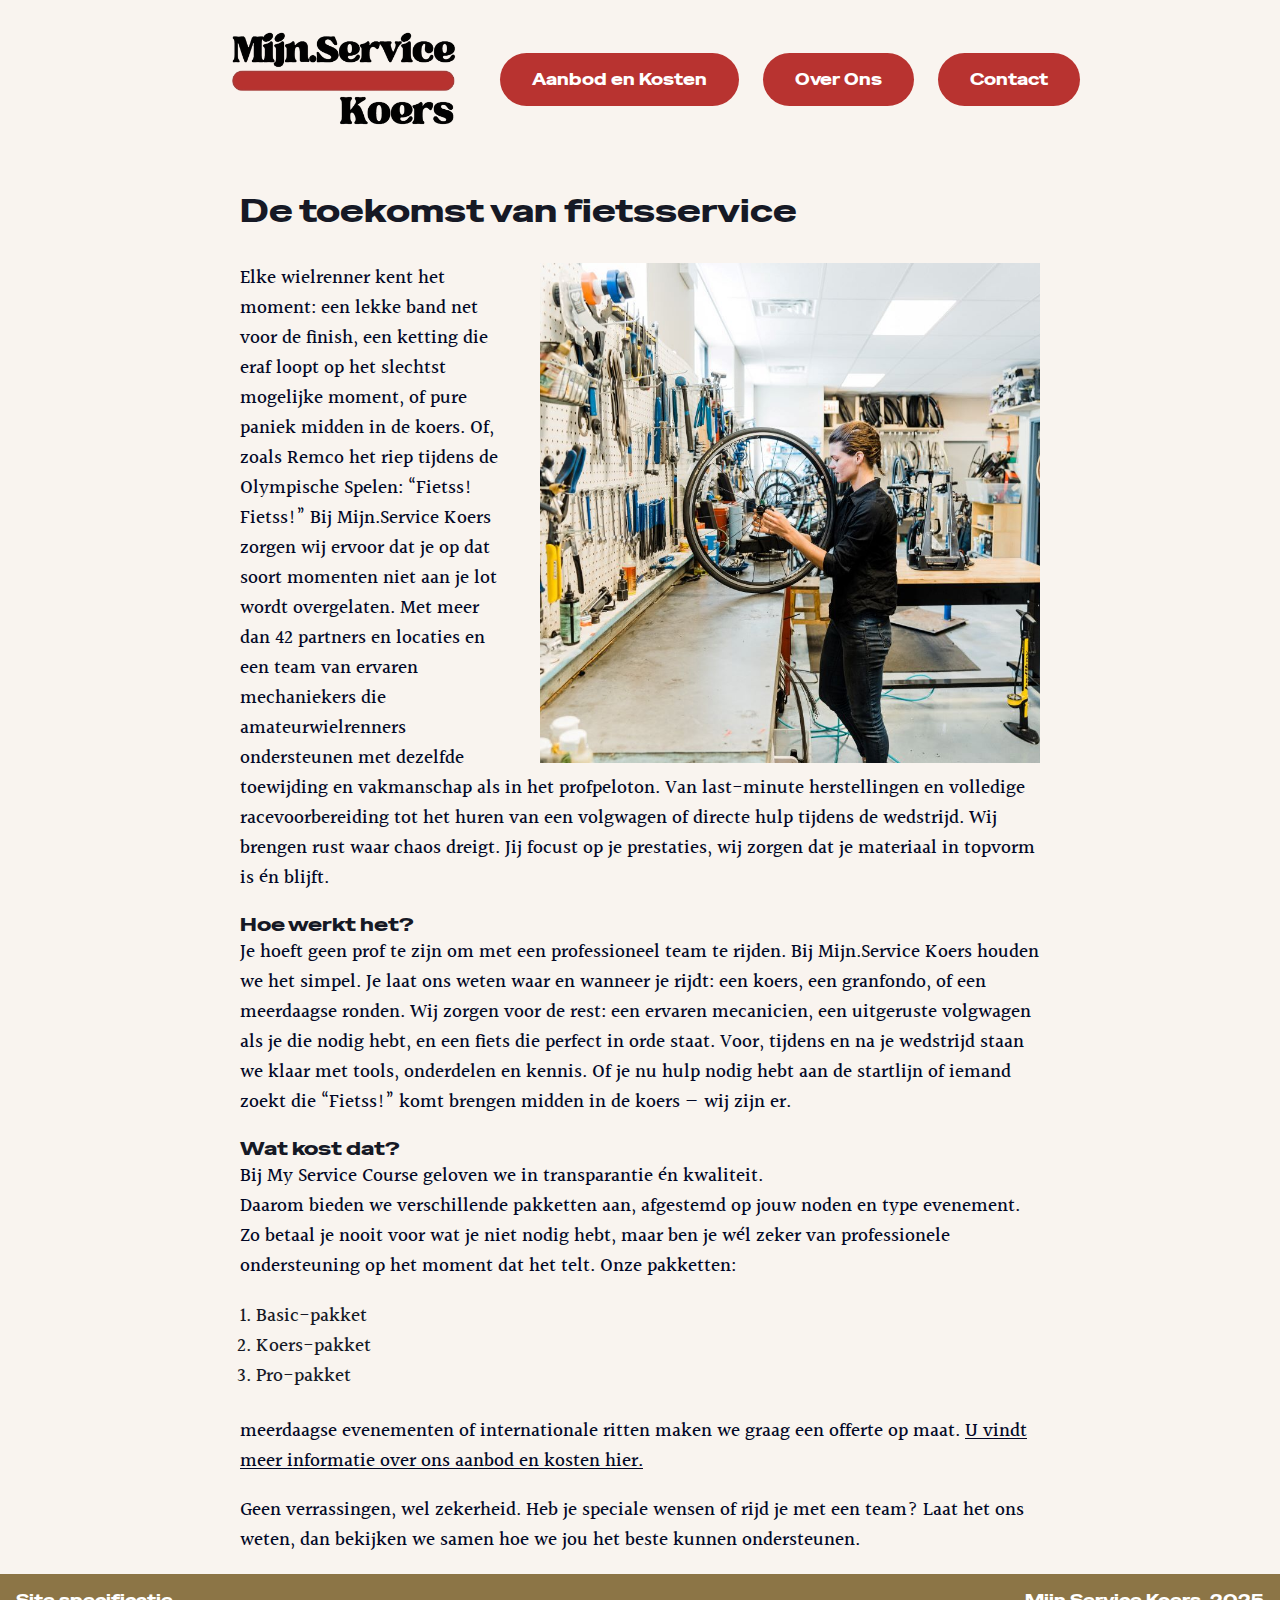
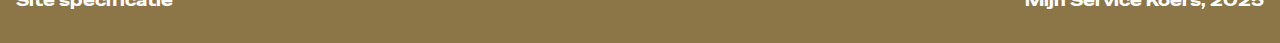
<file: index.html>
<!DOCTYPE html>
<html lang="nl">

<head>
    <meta charset="UTF-8">
    <meta name="viewport" content="width=device-width, initial-scale=1.0">
    <title>Mijn Service Course – Fietsservice & Wedstrijdondersteuning</title>
    <link rel="stylesheet" href="stylesheet.css">
    <link rel="icon" href="img/favicon.ico" type="image/x-icon">

</head>

<body>
<header>

    <nav>

        <ul class="navbar">
            <li class="logo"><a href="index.html"><img src="img/logo.png" alt="My Service Course Logo" width="495"
                                                       height="272"></a></li>
            <li class="container-items"><a href="aanbod.html">Aanbod en Kosten</a></li>
            <li class="container-items"><a href="over_ons.html">Over Ons</a></li>
            <li class="container-items"><a href="contact.html">Contact</a></li>
        </ul>
    </nav>

</header>

<main>

    <h1>De toekomst van fietsservice</h1>
    <img class="index-foto" src="img/index-foto.jpg" alt="Foto van een mecanicien">
    <p> Elke wielrenner kent het moment: een lekke band net voor de finish, een ketting die eraf loopt op het slechtst
        mogelijke moment, of pure paniek midden in de koers. Of, zoals Remco het riep tijdens de Olympische Spelen:
        “Fietss! Fietss!”
        Bij Mijn.Service Koers zorgen wij ervoor dat je op dat soort momenten niet aan je lot wordt overgelaten.
        Met meer dan 42 partners en locaties en een team van ervaren mechaniekers die amateurwielrenners ondersteunen
        met dezelfde toewijding en vakmanschap als in het profpeloton. Van last-minute herstellingen en volledige
        racevoorbereiding tot het huren van een volgwagen of directe hulp tijdens de wedstrijd. Wij brengen rust waar
        chaos dreigt. Jij focust op je prestaties, wij zorgen dat je materiaal in topvorm is én blijft.</p>


    <h3>Hoe werkt het?</h3>
    <p>
        Je hoeft geen prof te zijn om met een professioneel team te rijden. Bij Mijn.Service Koers houden we het
        simpel.

        Je laat ons weten waar en wanneer je rijdt: een koers, een granfondo, of een meerdaagse ronden. Wij zorgen
        voor de rest: een ervaren mecanicien, een uitgeruste volgwagen als je die nodig hebt, en een fiets die
        perfect in orde staat. Voor, tijdens en na je wedstrijd staan we klaar met tools, onderdelen en kennis.

        Of je nu hulp nodig hebt aan de startlijn of iemand zoekt die “Fietss!” komt brengen midden in de koers —
        wij zijn er.</p>

    <h3>Wat kost dat?</h3>
    <p>


        Bij My Service Course geloven we in transparantie én kwaliteit. <br> Daarom bieden we verschillende
        pakketten
        aan, afgestemd op jouw noden en type evenement. Zo betaal je nooit voor wat je niet nodig hebt, maar ben je
        wél zeker van professionele ondersteuning op het moment dat het telt.

        Onze pakketten: </p>

        <ol>
    <li class="li-index">Basic-pakket</li>
    <li class="li-index">Koers-pakket</li>
    <li class="li-index">Pro-pakket</li>
        </ol>

    <br><p> meerdaagse evenementen of internationale ritten maken we graag een offerte op maat. <a href="aanbod.html">U vindt meer
        informatie over ons aanbod en kosten hier.</a></p>

        <p> Geen verrassingen, wel zekerheid.
        Heb je speciale wensen of rijd je met een team? Laat het ons weten, dan bekijken we samen hoe we jou het
        beste kunnen ondersteunen.
    </p>

</main>
<footer>
    <div class="footer">
        <a class='footer-link' href="site_spec.html">Site specificatie</a>
        <p>Mijn Service Koers, 2025</p>
    </div>

</footer>
</body>
</file>
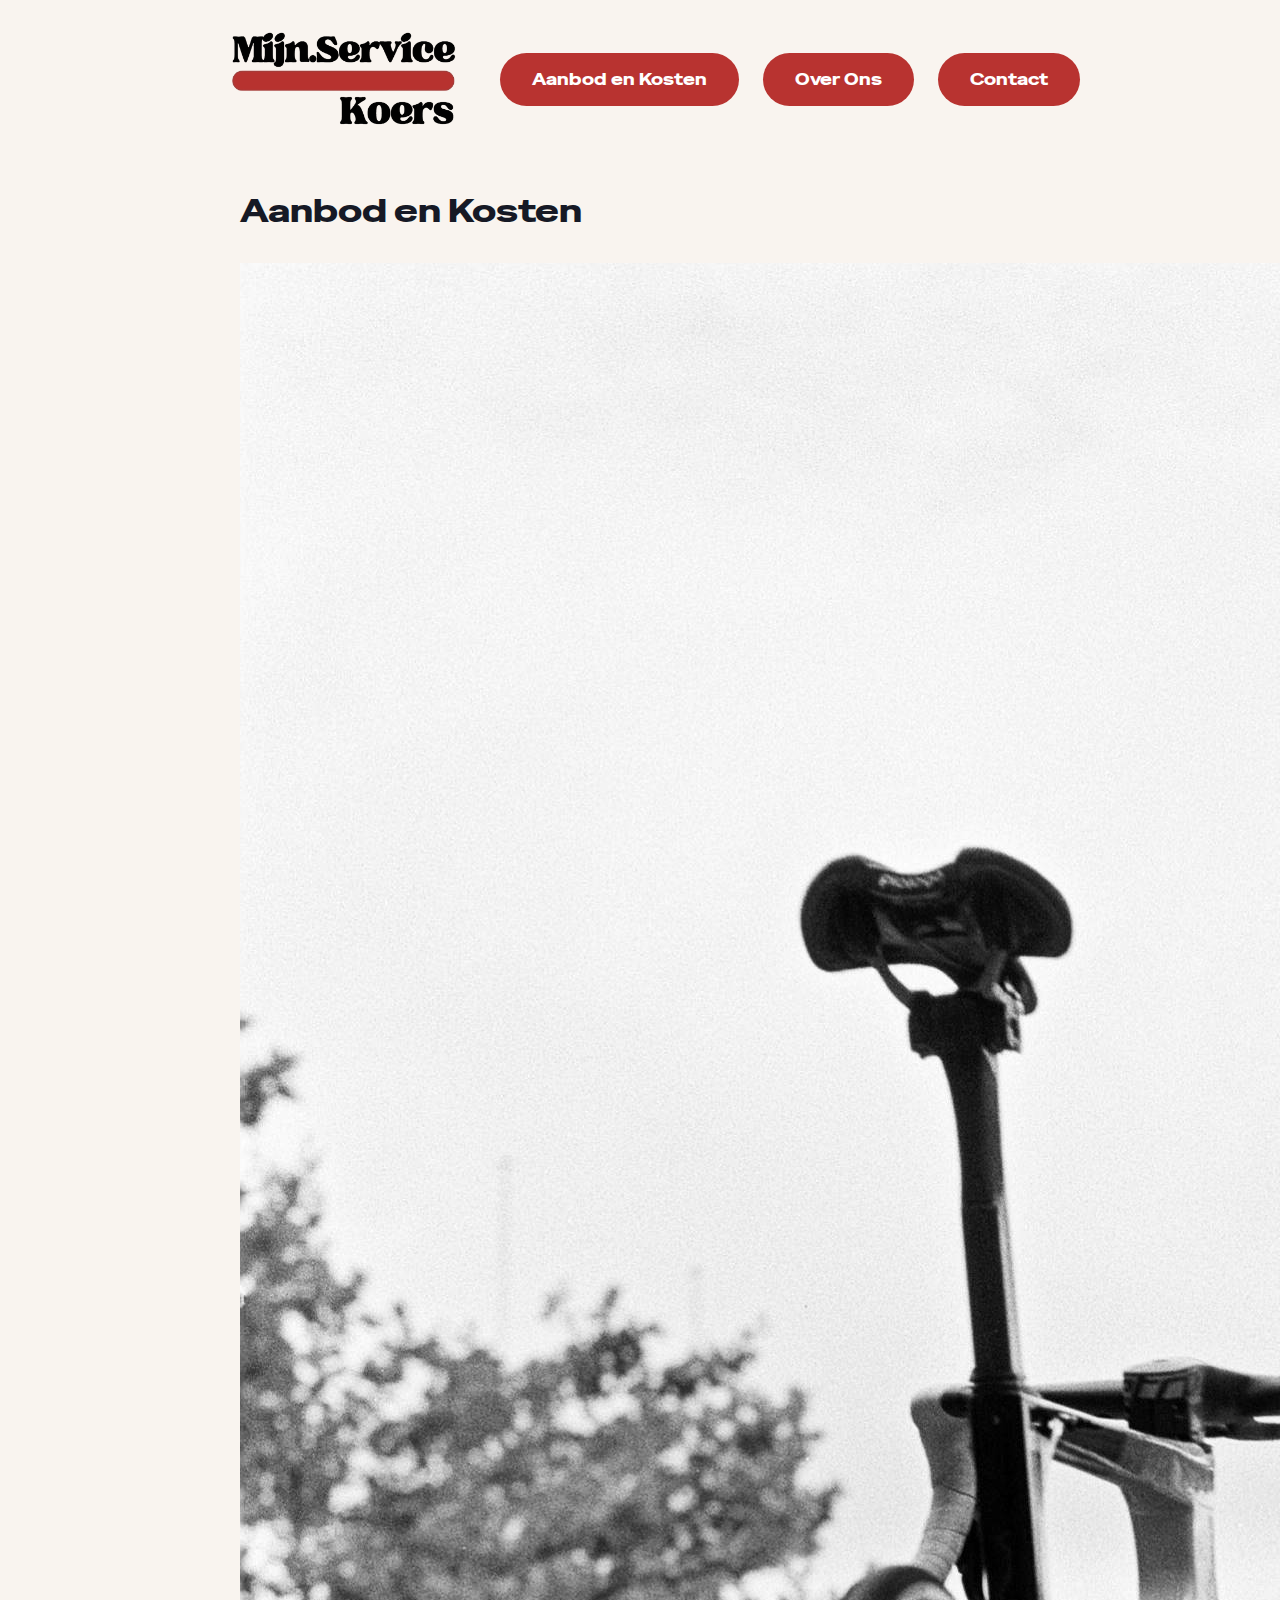
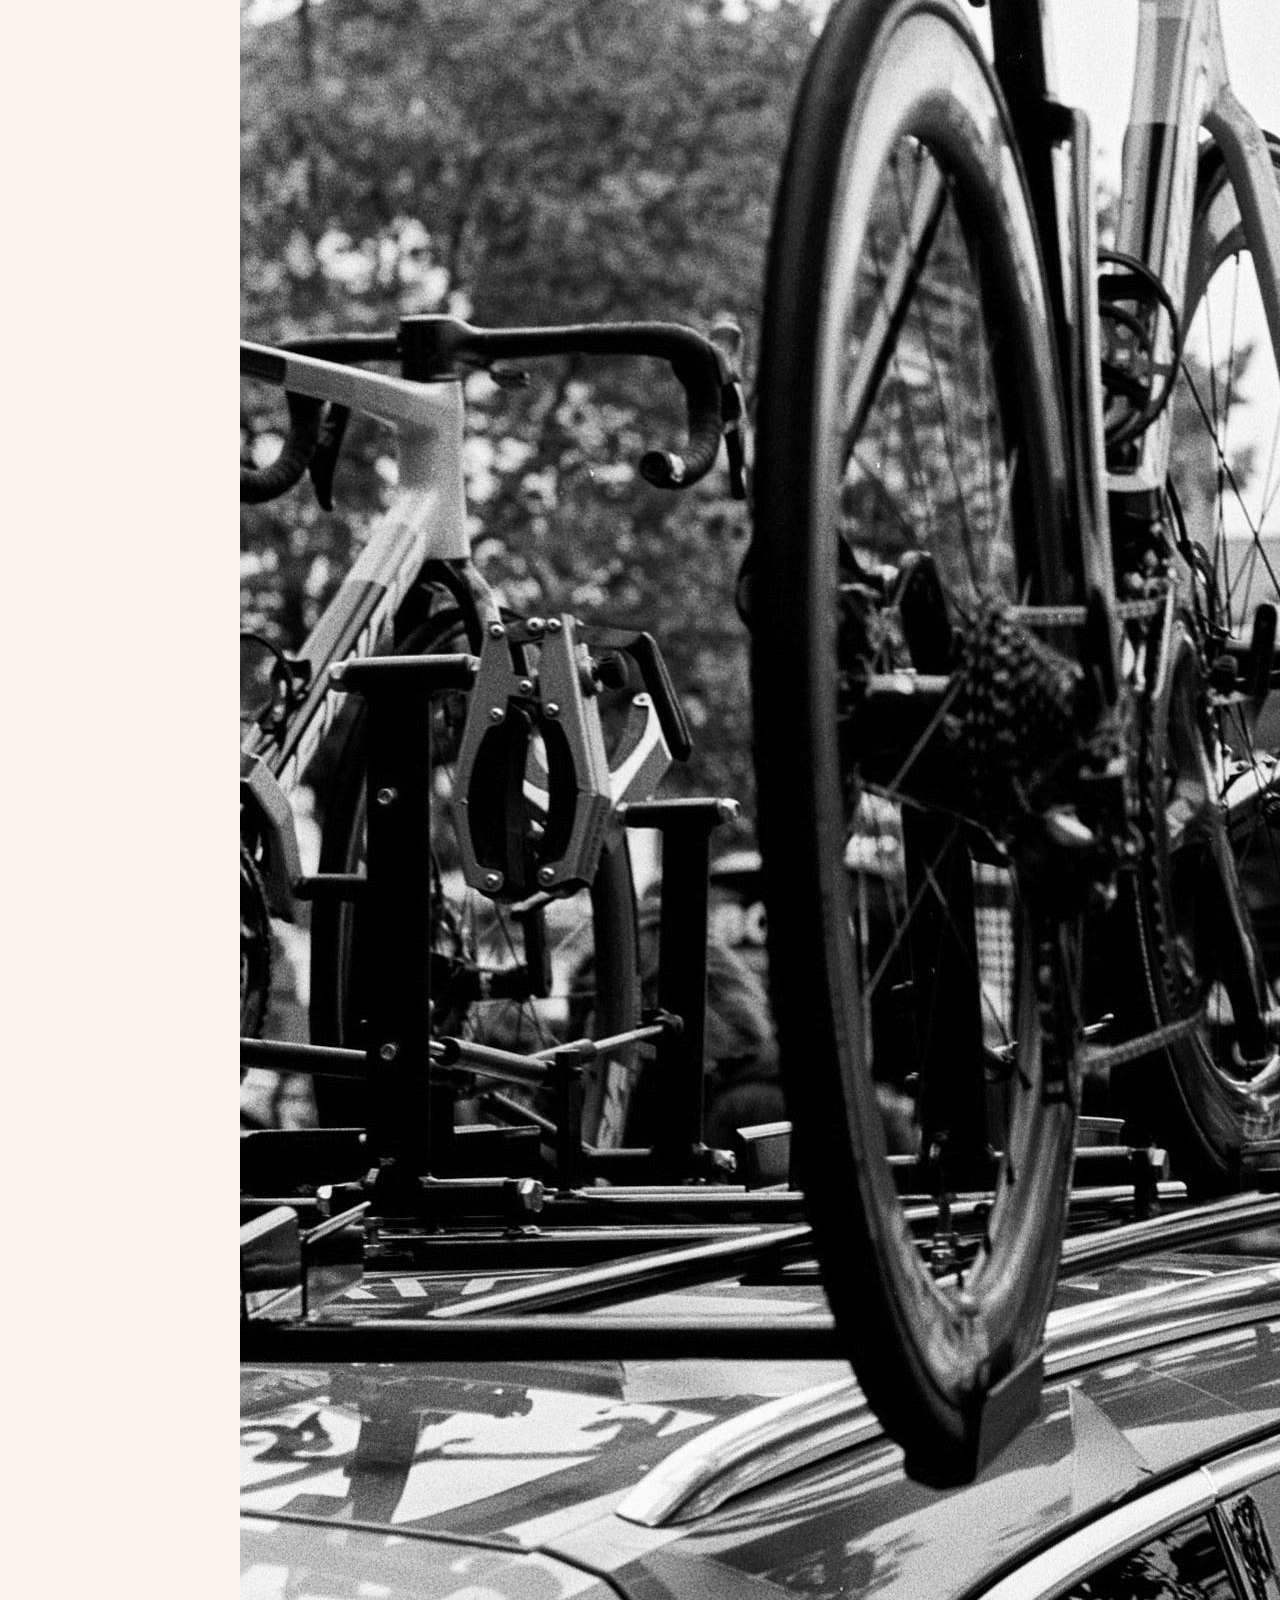
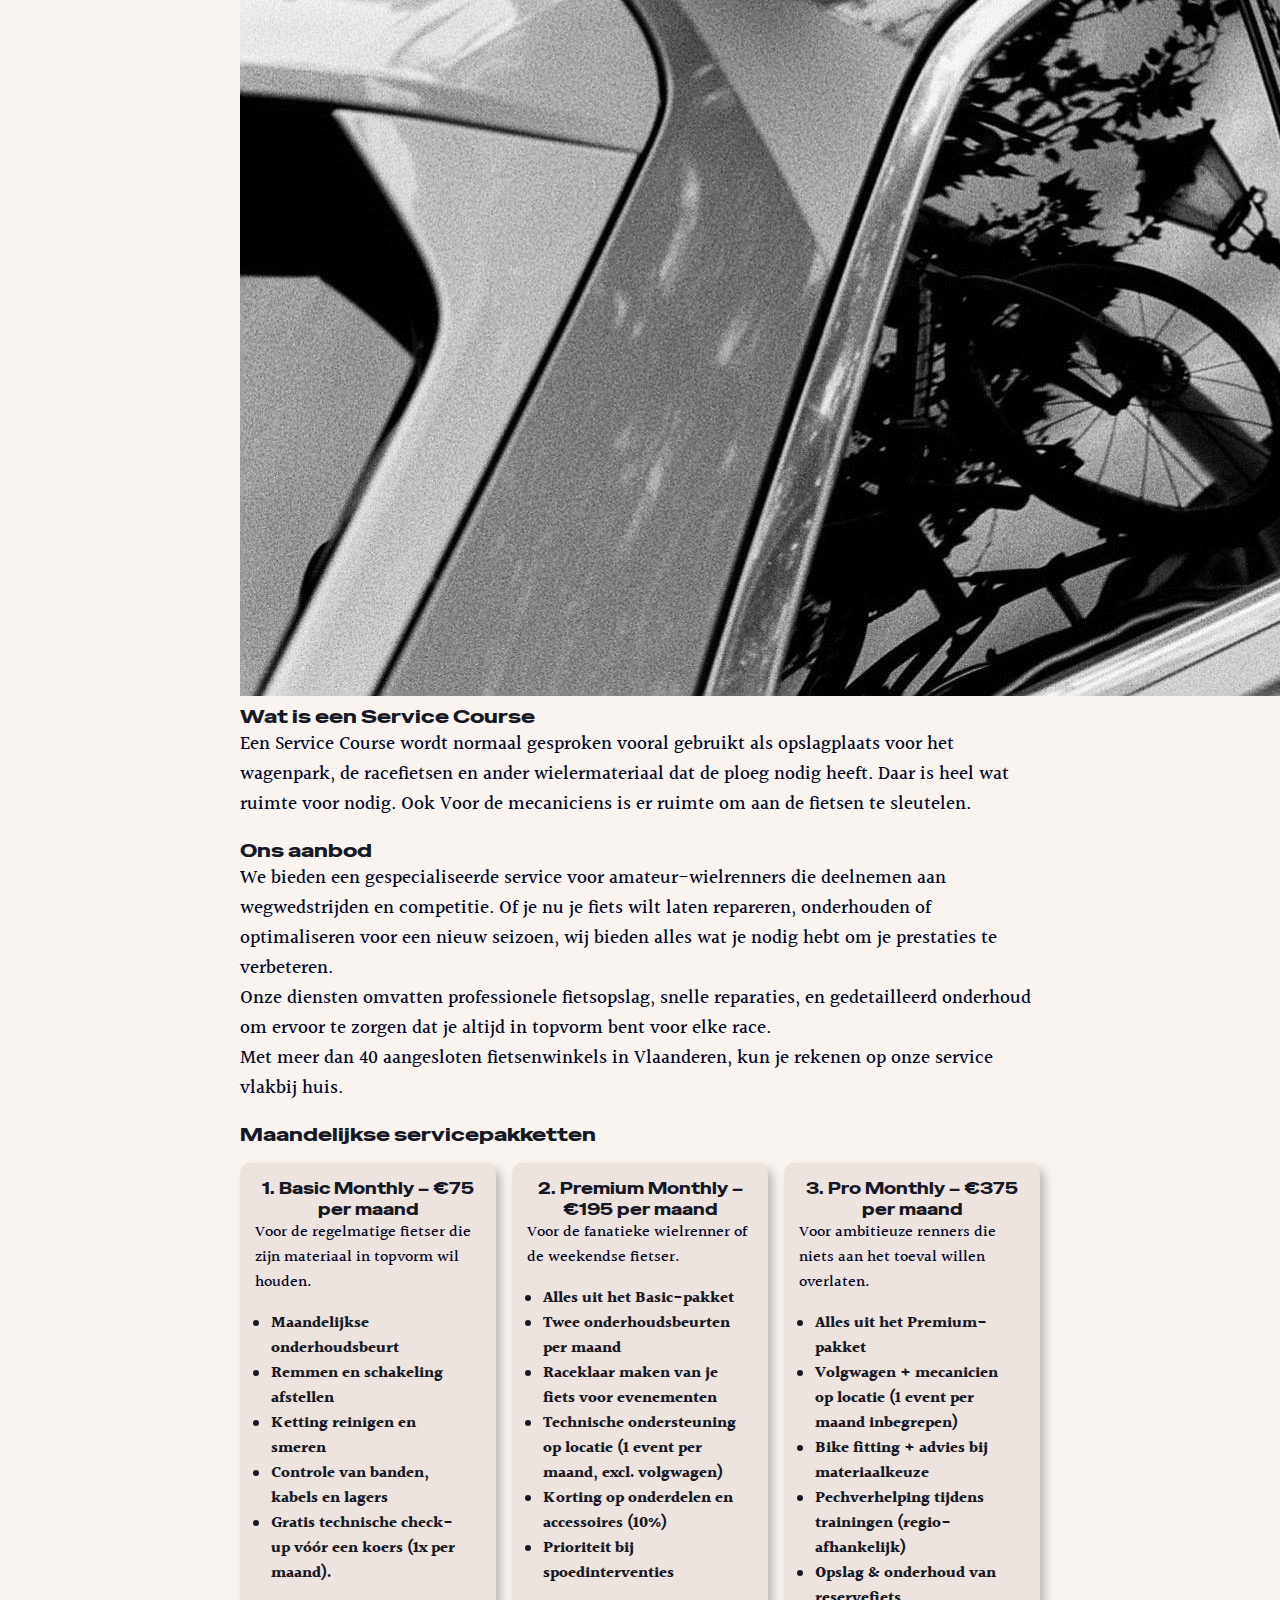
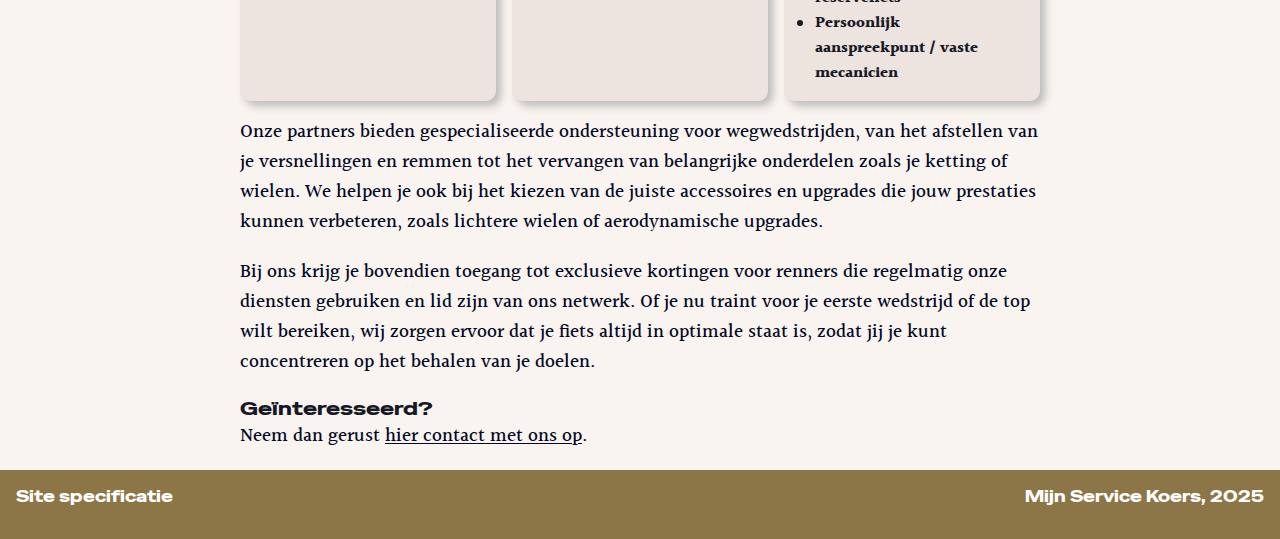
<file: aanbod.html>
<!DOCTYPE html>
<html lang="nl">

<head>
    <meta charset="UTF-8">
    <meta name="viewport" content="width=device-width, initial-scale=1.0">
    <title>My Service Course</title>
    <link rel="stylesheet" href="stylesheet.css">

</head>

<body>
<header>

    <nav>

        <ul class="navbar">
            <li class="logo"><img src="img/logo.png" alt="My Service Course Logo" width="495" height="272"></li>
            <li class="container-items"><a href="aanbod.html">Aanbod en Kosten</a></li>
            <li class="container-items"><a href="over_ons.html">Over Ons</a></li>
            <li class="container-items"><a href="contact.html">Contact</a></li>
        </ul>
    </nav>

</header>

    <main>
        <h1>Aanbod en Kosten</h1>
        <div><img id="koers-service" src="img/koers-service.jpg" alt="Foto over ons service">
            <h3>Wat is een Service Course</h3>
            <p>Een Service Course wordt normaal gesproken vooral gebruikt als opslagplaats voor het wagenpark,
                de racefietsen en ander wielermateriaal dat de ploeg nodig heeft. Daar is heel wat ruimte voor nodig.
                Ook Voor de mecaniciens is er ruimte om aan de fietsen te sleutelen.
            </p>

            <h3>Ons aanbod</h3>
            <p>
                We bieden een gespecialiseerde service voor amateur-wielrenners die deelnemen aan wegwedstrijden en
                competitie. Of je nu je fiets wilt laten repareren, onderhouden of optimaliseren voor een nieuw seizoen,
                wij
                bieden alles wat je nodig hebt om je prestaties te verbeteren.

                <br>Onze diensten omvatten professionele fietsopslag, snelle reparaties, en gedetailleerd onderhoud om
                ervoor te
                zorgen dat je altijd in topvorm bent voor elke race. <br>Met meer dan 40 aangesloten fietsenwinkels in
                Vlaanderen, kun je rekenen op onze service vlakbij huis.
            </p>
        </div>
        <h3>Maandelijkse servicepakketten</h3>
        <div class="box">
            <article>
                <h4>1. Basic Monthly – €75 per maand</h4>
                <p>
                    Voor de regelmatige fietser die zijn materiaal in topvorm wil houden.
                </p>
                <ul>
                    <li>Maandelijkse onderhoudsbeurt</li>
                    <li>Remmen en schakeling afstellen</li>
                    <li>Ketting reinigen en smeren</li>
                    <li>Controle van banden, kabels en lagers</li>
                    <li>Gratis technische check-up vóór een koers (1x per maand).</li>
                </ul>
            </article>

            <article>
                <h4>2. Premium Monthly – €195 per maand</h4>
                <p>
                    Voor de fanatieke wielrenner of de weekendse fietser.
                </p>
                <ul>
                    <li>Alles uit het Basic-pakket</li>
                    <li> Twee onderhoudsbeurten per maand</li>
                    <li>Raceklaar maken van je fiets voor evenementen</li>
                    <li> Technische ondersteuning op locatie (1 event per maand, excl. volgwagen)</li>
                    <li> Korting op onderdelen en accessoires (10%) </li>
                    <li>Prioriteit bij spoedinterventies</li>
                </ul>

            </article>

            <article>
                <h4>3. Pro Monthly – €375 per maand</h4>
                <p>
                    Voor ambitieuze renners die niets aan het toeval willen overlaten.
                </p>
                <ul>
                    <li>Alles uit het Premium-pakket</li>
                    <li> Volgwagen + mecanicien op locatie (1 event per maand inbegrepen)</li>
                    <li> Bike fitting + advies bij materiaalkeuze</li>
                    <li> Pechverhelping tijdens trainingen (regio-afhankelijk)</li>
                    <li> Opslag & onderhoud van reservefiets </li>
                    <li> Persoonlijk aanspreekpunt / vaste mecanicien</li>
                </ul>

            </article>
        </div>





        <p>
            Onze partners bieden gespecialiseerde ondersteuning voor wegwedstrijden, van het afstellen van je
            versnellingen en remmen tot het vervangen van belangrijke onderdelen zoals je ketting of wielen. We helpen
            je ook bij het kiezen van de juiste accessoires en upgrades die jouw prestaties kunnen verbeteren, zoals
            lichtere wielen of aerodynamische upgrades.</p>
        <p>
            Bij ons krijg je bovendien toegang tot exclusieve kortingen voor renners die regelmatig onze diensten
            gebruiken en lid zijn van ons netwerk. Of je nu traint voor je eerste wedstrijd of de top wilt bereiken, wij
            zorgen ervoor dat je fiets altijd in optimale staat is, zodat jij je kunt concentreren op het behalen van je
            doelen.
        </p>

        <h3>Geïnteresseerd?</h3>
        <p>Neem dan gerust <a href="#contact-info">hier contact met ons op</a>.</p>



    </main>

<footer>
    <div class="footer">
        <a class='footer-link' href="site_spec.html">Site specificatie</a>
        <p>Mijn Service Koers, 2025</p>
    </div>

</footer>
 </body>
</file>
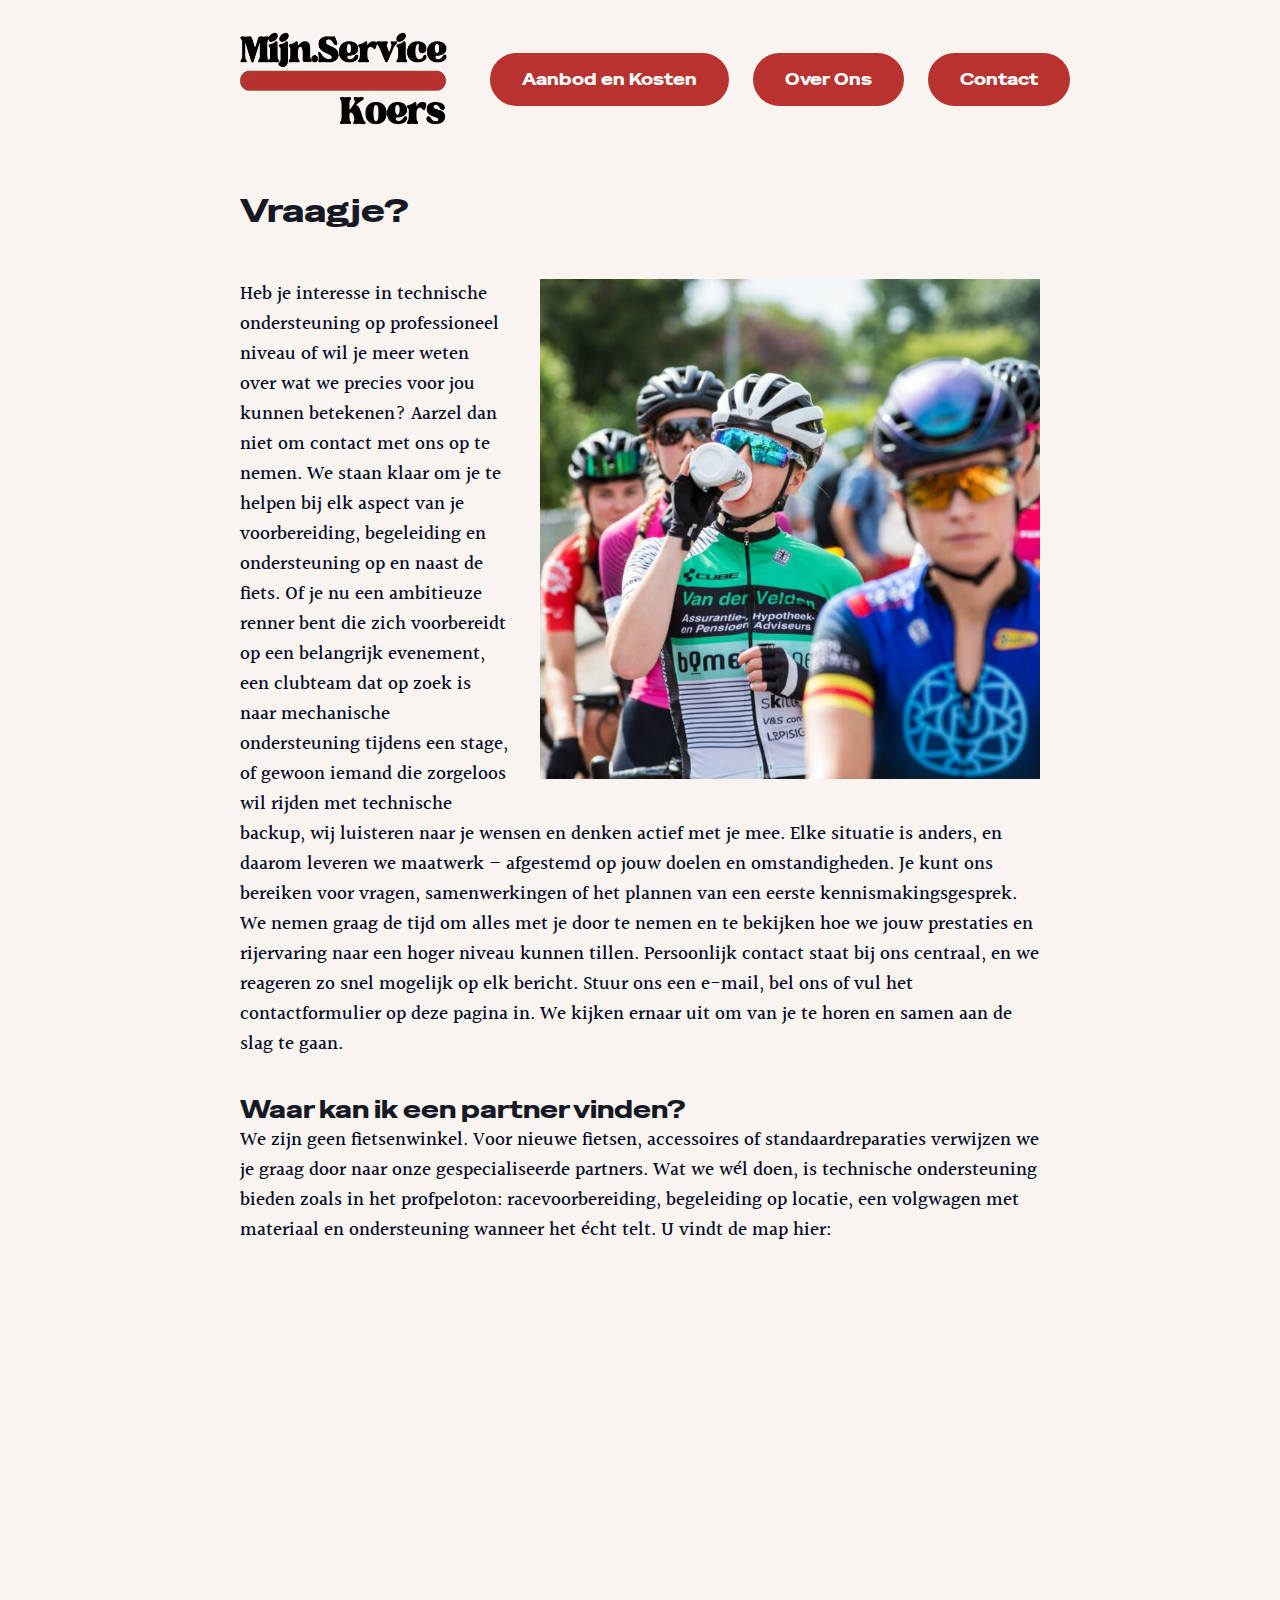
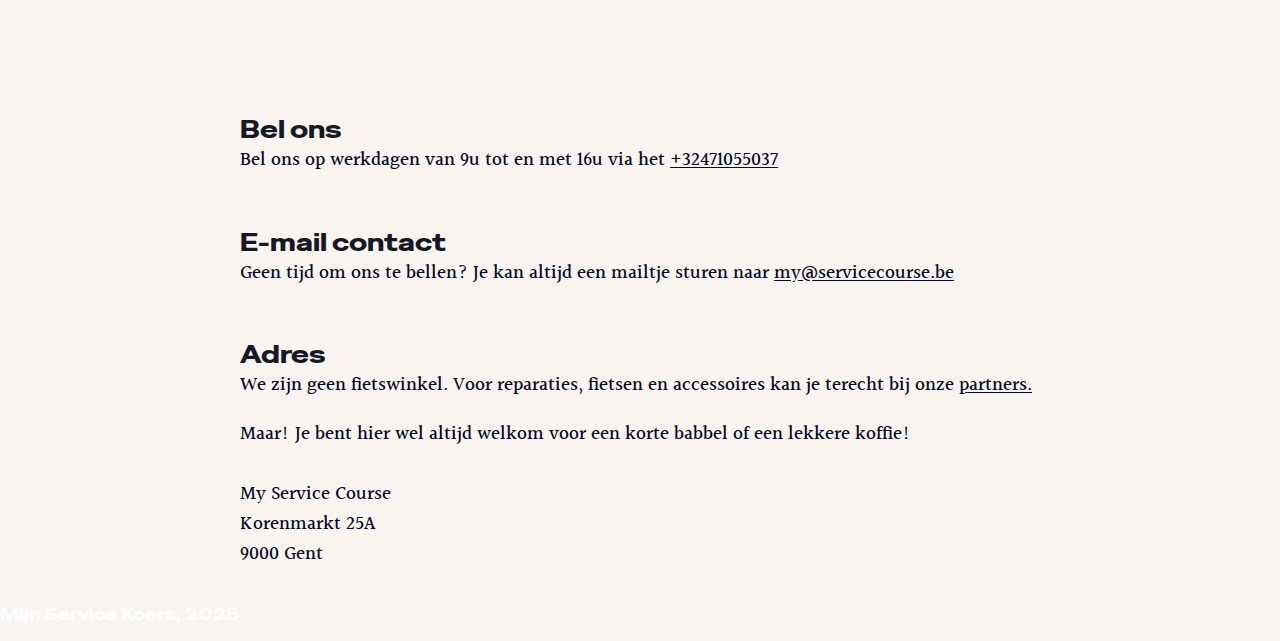
<file: Contact.html>
<!DOCTYPE html>
<html lang="nl">

<head>
    <meta charset="UTF-8">
    <meta name="viewport" content="width=device-width, initial-scale=1.0">
    <title>My Service Course</title>
    <link rel="stylesheet" href="stylesheet.css">

</head>

<body>
<header>

    <nav>

        <ul class="navbar">
            <li class="logo"><img src="img/Logo.png" alt="My Service Course Logo" width="255" height="142"></li>
            <li class="container-items"><a href="Aanbod.html">Aanbod en Kosten</a></li>
            <li class="container-items"><a href="Over_ons.html">Over Ons</a></li>
            <li class="container-items"><a href="Contact.html">Contact</a></li>
        </ul>
    </nav>

</header>
<main>
    <h1>Vraagje?</h1>


    <!-- Image place holder -->

    <article>

        <img id="foto-contact" src="img/Wielrenner 1.jpg" alt="Foto van Ons">


        <p>Heb je interesse in technische ondersteuning op professioneel niveau of wil je meer weten over wat we
            precies voor jou kunnen betekenen? Aarzel dan niet om contact met ons op te nemen. We staan klaar om je te
            helpen bij elk aspect van je voorbereiding, begeleiding en ondersteuning op en naast de fiets.
            Of je nu een ambitieuze renner bent die zich voorbereidt op een belangrijk evenement, een clubteam dat op
            zoek is naar mechanische ondersteuning tijdens een stage, of gewoon iemand die zorgeloos wil rijden met
            technische backup, wij luisteren naar je wensen en denken actief met je mee. Elke situatie is anders, en
            daarom leveren we maatwerk – afgestemd op jouw doelen en omstandigheden.
            Je kunt ons bereiken voor vragen, samenwerkingen of het plannen van een eerste kennismakingsgesprek. We
            nemen graag de tijd om alles met je door te nemen en te bekijken hoe we jouw prestaties en rijervaring naar
            een hoger niveau kunnen tillen. Persoonlijk contact staat bij ons centraal, en we reageren zo snel mogelijk
            op elk bericht.
            Stuur ons een e-mail, bel ons of vul het contactformulier op deze pagina in. We kijken ernaar uit om van je
            te horen en samen aan de slag te gaan.</p>
    </article>
    <!-- I frame / GoogleMaps voor fietswinkels in Vlaanderen -->
    <h2> Waar kan ik een partner vinden?</h2>

    <p>We zijn geen fietsenwinkel. Voor nieuwe fietsen, accessoires of standaardreparaties verwijzen we je graag door
        naar onze gespecialiseerde partners. Wat we wél doen, is technische ondersteuning bieden zoals in het
        profpeloton: racevoorbereiding, begeleiding op locatie, een volgwagen met materiaal en ondersteuning wanneer het
        écht telt.

        U vindt de map hier:</p>

    <iframe
            id="map-partners"
            title="Kaart met fietswinkel partners in Vlaanderen"
            src="https://www.google.com/maps/embed?"
            width="100%"
            height="450"
            style="border:0;"
            loading="lazy"
            referrerpolicy="no-referrer-when-downgrade">
    </iframe>


    <div>
        <article>
            <h2>Bel ons</h2>
            <p>
                Bel ons op werkdagen van 9u tot en met 16u via het <a href="tel:+32471055037">+32471055037</a>
            </p>
        </article>

        <article>
            <h2>E-mail contact</h2>
            <p>
                Geen tijd om ons te bellen? Je kan altijd een mailtje sturen naar
                <a href="mailto:my@servicecourse.be">my@servicecourse.be</a>
            </p>
        </article>

        <article>
            <h2>Adres</h2>
            <p>
                <strong>We zijn geen fietswinkel.</strong> Voor reparaties, fietsen en accessoires kan je terecht
                bij onze <a href="#map-partners">partners.</a></p>
            <p>Maar! Je bent hier wel altijd welkom voor een korte babbel of een lekkere koffie!<br><br>My Service
                Course<br>
                Korenmarkt 25A<br>9000 Gent</p>
        </article>
    </div>


</main>
<footer>
    <p>Mijn Service Koers, 2025</p>
</footer>

</body>
</file>
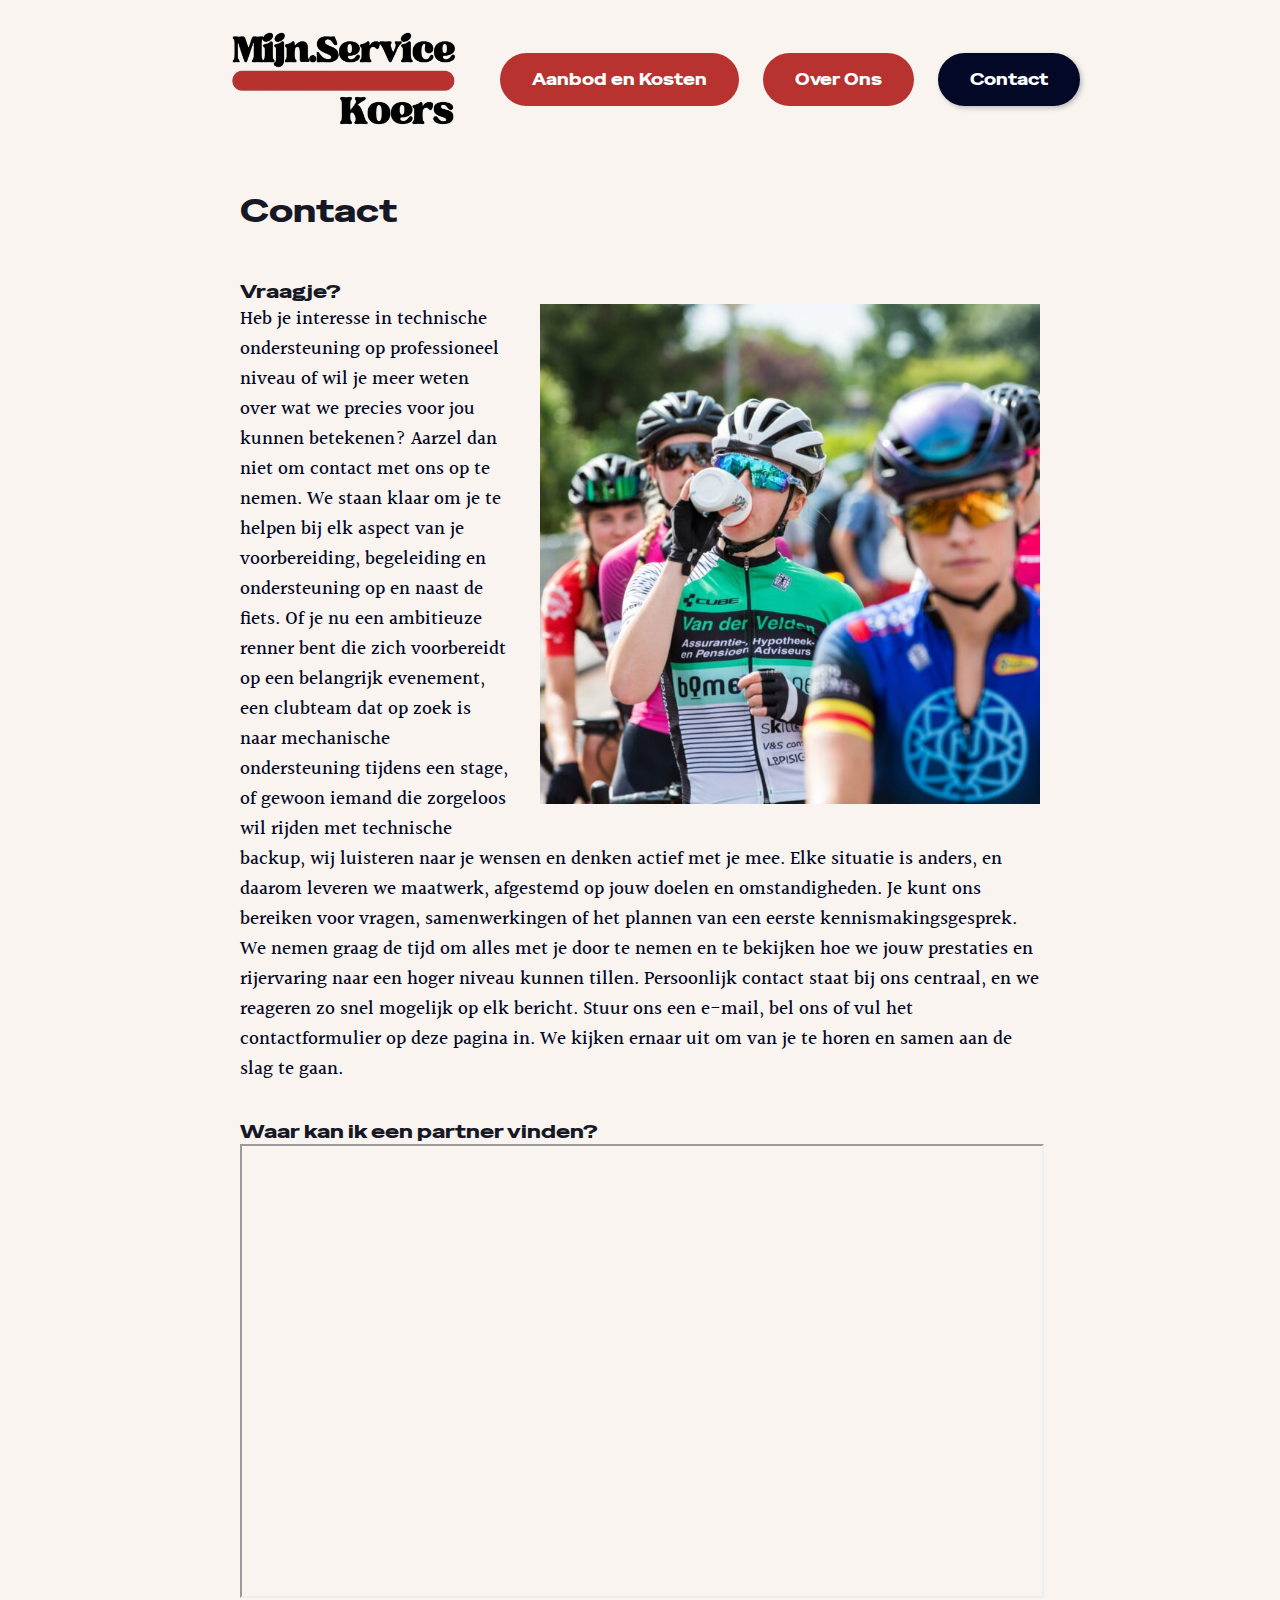
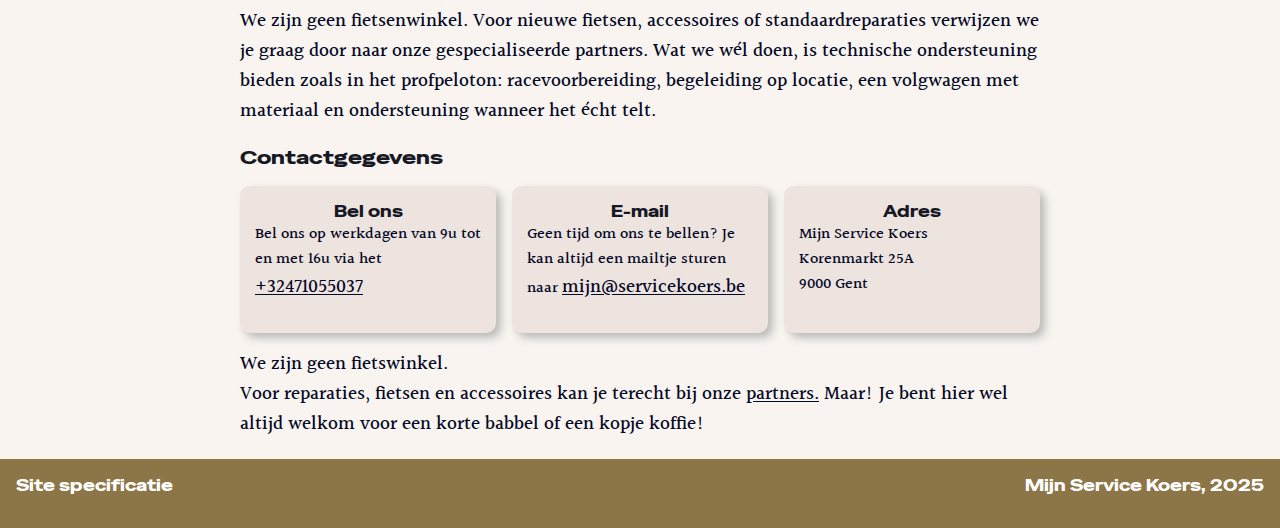
<file: contact.html>
<!DOCTYPE html>
<html lang="nl">

<head>
    <meta charset="UTF-8">
    <meta name="viewport" content="width=device-width, initial-scale=1.0">
    <title>Mijn Service Course – Contact</title>
    <link rel="stylesheet" href="stylesheet.css">
    <link rel="icon" href="img/favicon.ico" type="image/x-icon">

</head>

<body>
<header>

    <nav>

        <ul class="navbar">
            <li class="logo"><a href="index.html"><img src="img/logo.png" alt="My Service Course Logo" width="495" height="272"></a></li>
            <li class="container-items"><a href="aanbod.html">Aanbod en Kosten</a></li>
            <li class="container-items"><a href="over_ons.html">Over Ons</a></li>
            <li class="container-items" id="current"><a href="contact.html" class="current">Contact</a></li>
        </ul>
    </nav>

</header>
<main>
    <h1>Contact</h1>


    <article>

        <h3>Vraagje? </h3>

        <img id="foto-contact" src="img/wielrenner-1.jpg" alt="Foto van Ons">
        <p>Heb je interesse in technische ondersteuning op professioneel niveau of wil je meer weten over wat we
            precies voor jou kunnen betekenen? Aarzel dan niet om contact met ons op te nemen. We staan klaar om je te
            helpen bij elk aspect van je voorbereiding, begeleiding en ondersteuning op en naast de fiets.
            Of je nu een ambitieuze renner bent die zich voorbereidt op een belangrijk evenement, een clubteam dat op
            zoek is naar mechanische ondersteuning tijdens een stage, of gewoon iemand die zorgeloos wil rijden met
            technische backup, wij luisteren naar je wensen en denken actief met je mee. Elke situatie is anders, en
            daarom leveren we maatwerk, afgestemd op jouw doelen en omstandigheden.
            Je kunt ons bereiken voor vragen, samenwerkingen of het plannen van een eerste kennismakingsgesprek. We
            nemen graag de tijd om alles met je door te nemen en te bekijken hoe we jouw prestaties en rijervaring naar
            een hoger niveau kunnen tillen. Persoonlijk contact staat bij ons centraal, en we reageren zo snel mogelijk
            op elk bericht.
            Stuur ons een e-mail, bel ons of vul het contactformulier op deze pagina in. We kijken ernaar uit om van je
            te horen en samen aan de slag te gaan.</p>
    </article>
    <!-- I frame / GoogleMaps voor fietswinkels in Vlaanderen -->
    <h3 style="clear: right"> Waar kan ik een partner vinden?</h3>
    <iframe
            class="map-partners"
            title="Kaart met fietswinkel partners in Vlaanderen"
            src="https://www.google.com/maps/embed?pb=!1m16!1m12!1m3!1d2584751.8545193914!2d3.3093785714573904!3d50.753849270457145!2m3!1f0!2f0!3f0!3m2!1i1024!2i768!4f13.1!2m1!1sbike%20repubic!5e0!3m2!1ssv!2sse!4v1747561430188!5m2!1ssv!2sse"
            width="100%"
            height="450"
            loading="eager"
            referrerpolicy="no-referrer-when-downgrade">
    </iframe>
    <p class="map-partner-text">We zijn geen fietsenwinkel. Voor nieuwe fietsen, accessoires of standaardreparaties verwijzen we je graag door
        naar onze gespecialiseerde partners. Wat we wél doen, is technische ondersteuning bieden zoals in het
        profpeloton: racevoorbereiding, begeleiding op locatie, een volgwagen met materiaal en ondersteuning wanneer het
        écht telt.

    </p>


    <h3 style="clear: both;">Contactgegevens</h3>

    <div class="box" id="contact-info">
        <article>
            <h4>Bel ons</h4>
            <p>
                Bel ons op werkdagen van 9u tot en met 16u via het <a href="tel:+32471055037">+32471055037</a>
            </p>
        </article>

        <article>
            <h4>E-mail</h4>
            <p>
                Geen tijd om ons te bellen? Je kan altijd een mailtje sturen naar
                <a href="mailto:mijn@servicekoers.be">mijn@servicekoers.be</a>
            </p>
        </article>

        <article>
            <h4>Adres</h4>
            <p>Mijn Service
                Koers<br>
                Korenmarkt 25A<br>9000 Gent</p>
        </article>
    </div>

    <p><strong>We zijn geen fietswinkel.</strong><br> Voor reparaties, fietsen en accessoires kan je terecht
        bij onze <a href="#map-partners">partners.</a> Maar! Je bent hier wel altijd welkom voor een korte babbel of een
        kopje koffie! </p>
</main>

<footer>
    <div class="footer">
        <a class='footer-link' href="site_spec.html">Site specificatie</a>
        <p>Mijn Service Koers, 2025</p>
    </div>

</footer>

</body>
</file>
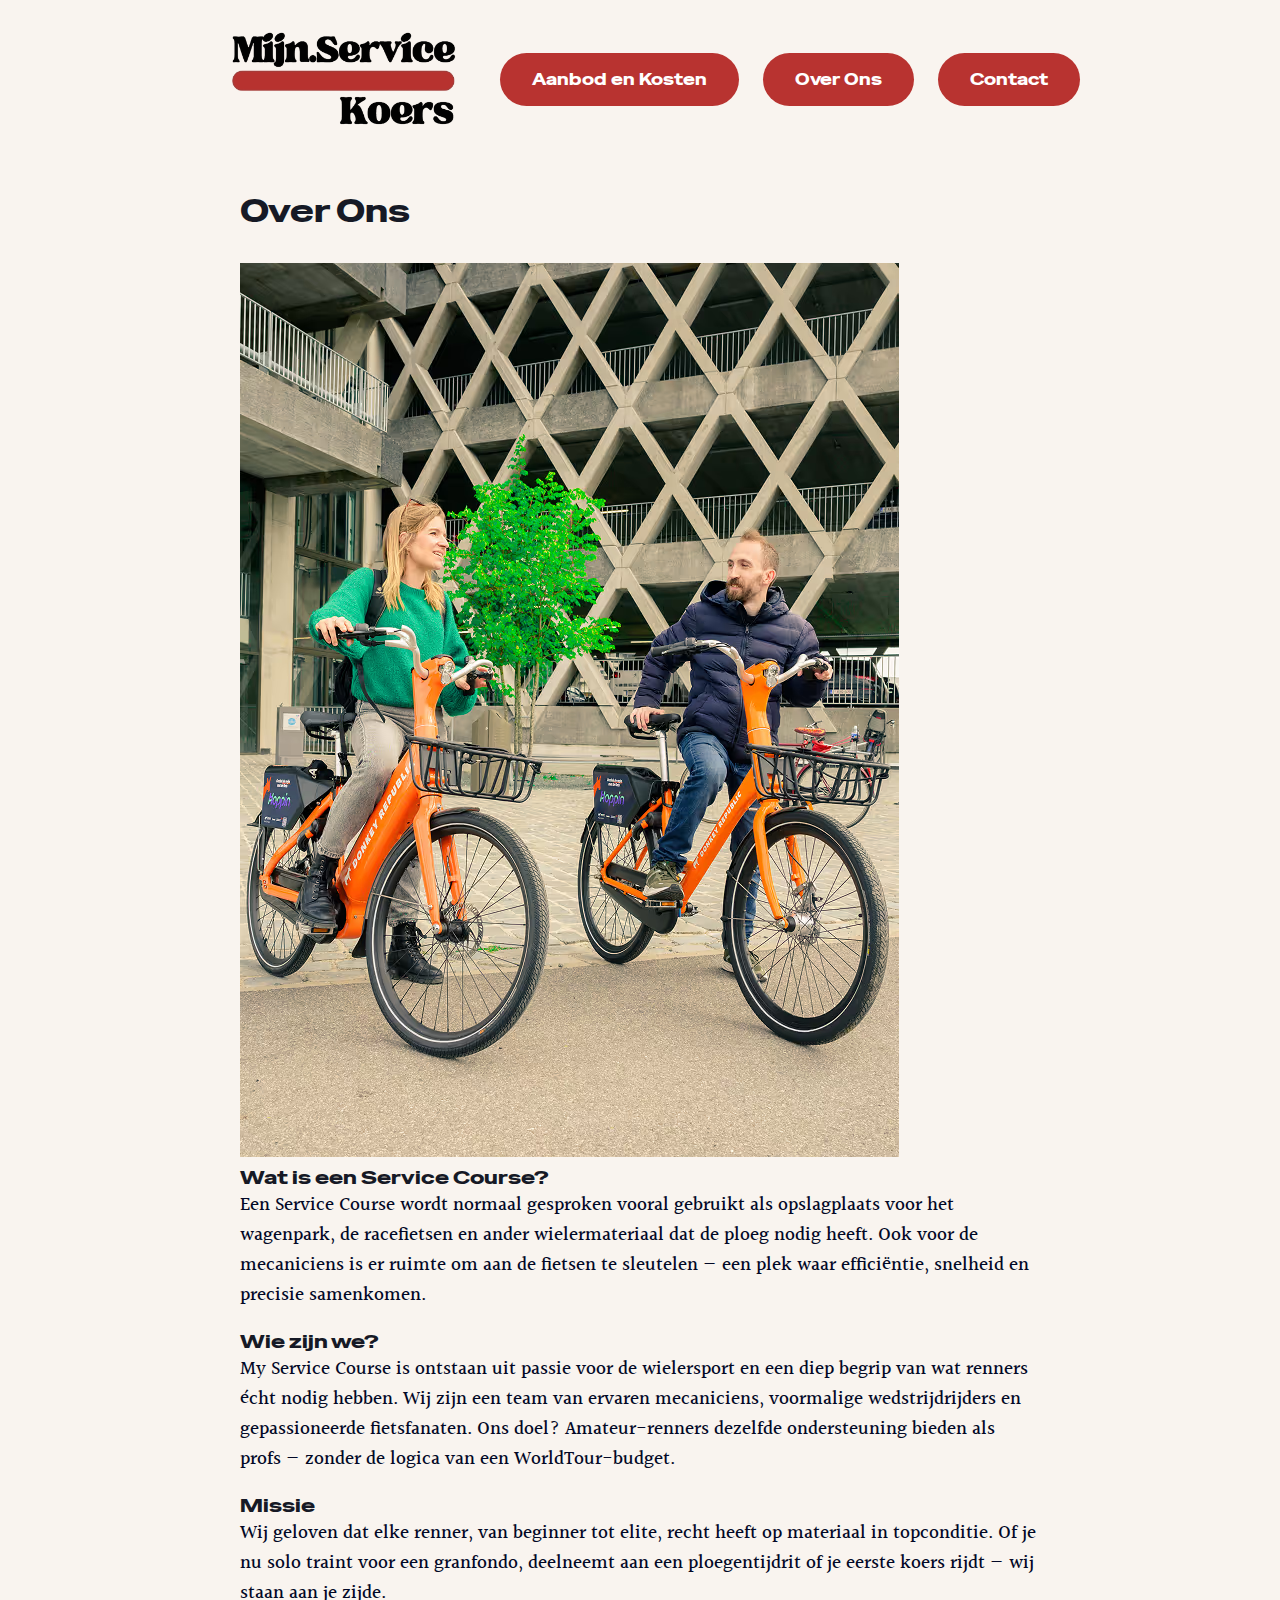
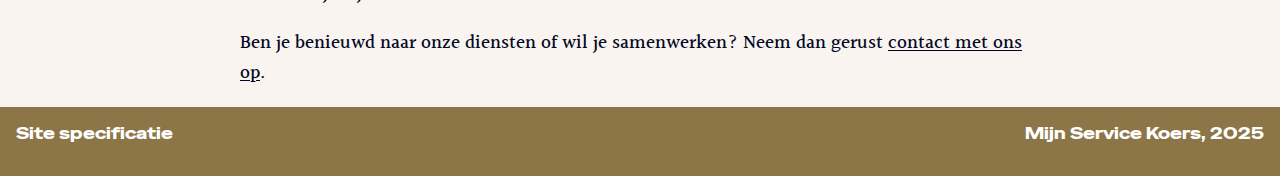
<file: over_ons.html>
<!DOCTYPE html>
<html lang="nl">

<head>
    <meta charset="UTF-8">
    <meta name="viewport" content="width=device-width, initial-scale=1.0">
    <title>Mijn Service Course – Fietsservice & Wedstrijdondersteuning</title>
    <link rel="stylesheet" href="stylesheet.css">
</head>

<body>
<header>

    <nav>

        <ul class="navbar">
            <li class="logo"><a href="index.html"><img src="img/logo.png" alt="My Service Course Logo" width="495" height="272"></a></li>
            <li class="container-items"><a href="aanbod.html">Aanbod en Kosten</a></li>
            <li class="container-items"><a href="over_ons.html">Over Ons</a></li>
            <li class="container-items"><a href="contact.html">Contact</a></li>
        </ul>
    </nav>

</header>

<main>
    <h1>Over Ons</h1>

    <img id="over-ons-foto" src="img/over_ons.png" alt="Foto over ons team">

    <h3>Wat is een Service Course?</h3>
    <p>
        Een Service Course wordt normaal gesproken vooral gebruikt als opslagplaats voor het wagenpark, de racefietsen en ander wielermateriaal dat de ploeg nodig heeft.
        Ook voor de mecaniciens is er ruimte om aan de fietsen te sleutelen — een plek waar efficiëntie, snelheid en precisie samenkomen.
    </p>

    <h3>Wie zijn we?</h3>
    <p>
        My Service Course is ontstaan uit passie voor de wielersport en een diep begrip van wat renners écht nodig hebben.
        Wij zijn een team van ervaren mecaniciens, voormalige wedstrijdrijders en gepassioneerde fietsfanaten.
        Ons doel? Amateur-renners dezelfde ondersteuning bieden als profs — zonder de logica van een WorldTour-budget.
    </p>

    <h3>Missie</h3>
    <p>
        Wij geloven dat elke renner, van beginner tot elite, recht heeft op materiaal in topconditie.
        Of je nu solo traint voor een granfondo, deelneemt aan een ploegentijdrit of je eerste koers rijdt — wij staan aan je zijde.
    </p>

    <p>
        Ben je benieuwd naar onze diensten of wil je samenwerken?
        Neem dan gerust <a href="contact.html">contact met ons op</a>.
    </p>
</main>

<footer>
    <div class="footer">
        <a class='footer-link' href="site_spec.html">Site specificatie</a>
        <p>Mijn Service Koers, 2025</p>
    </div>
</footer>

</body>
</html>
</file>
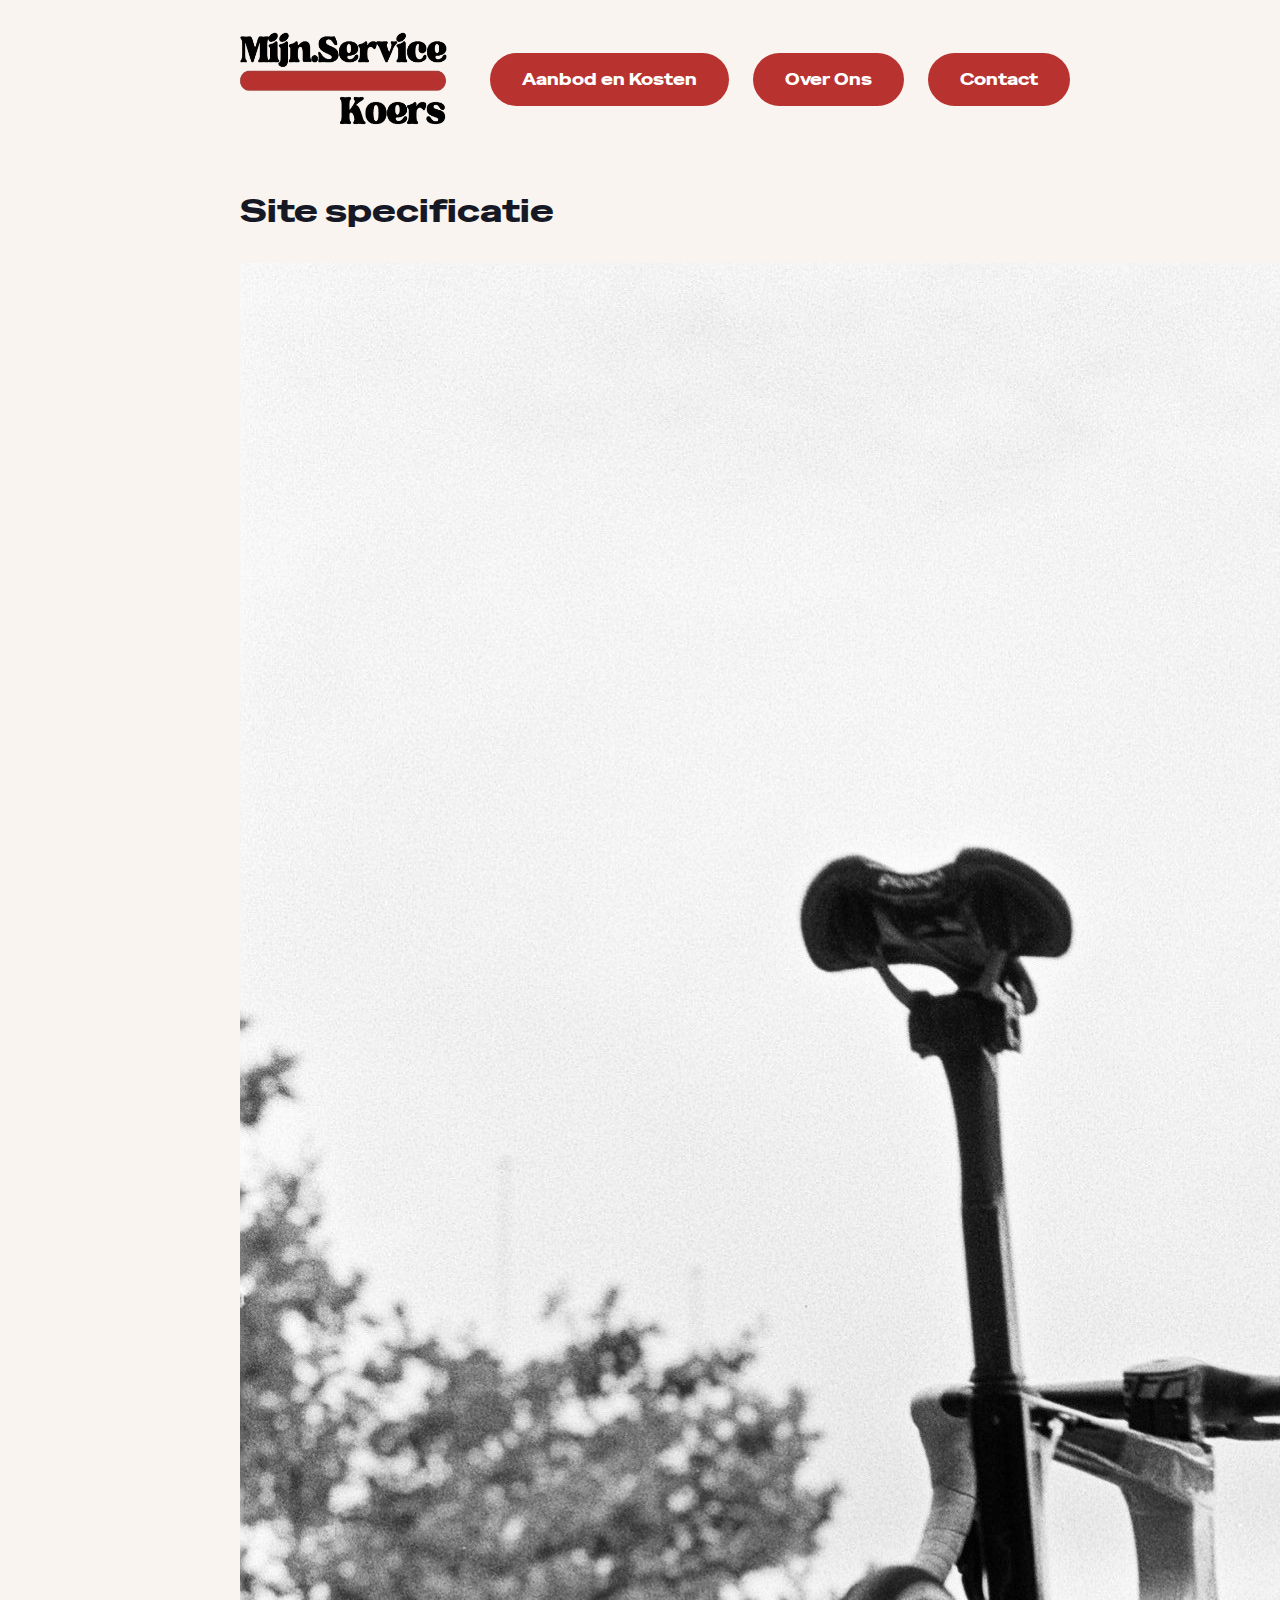
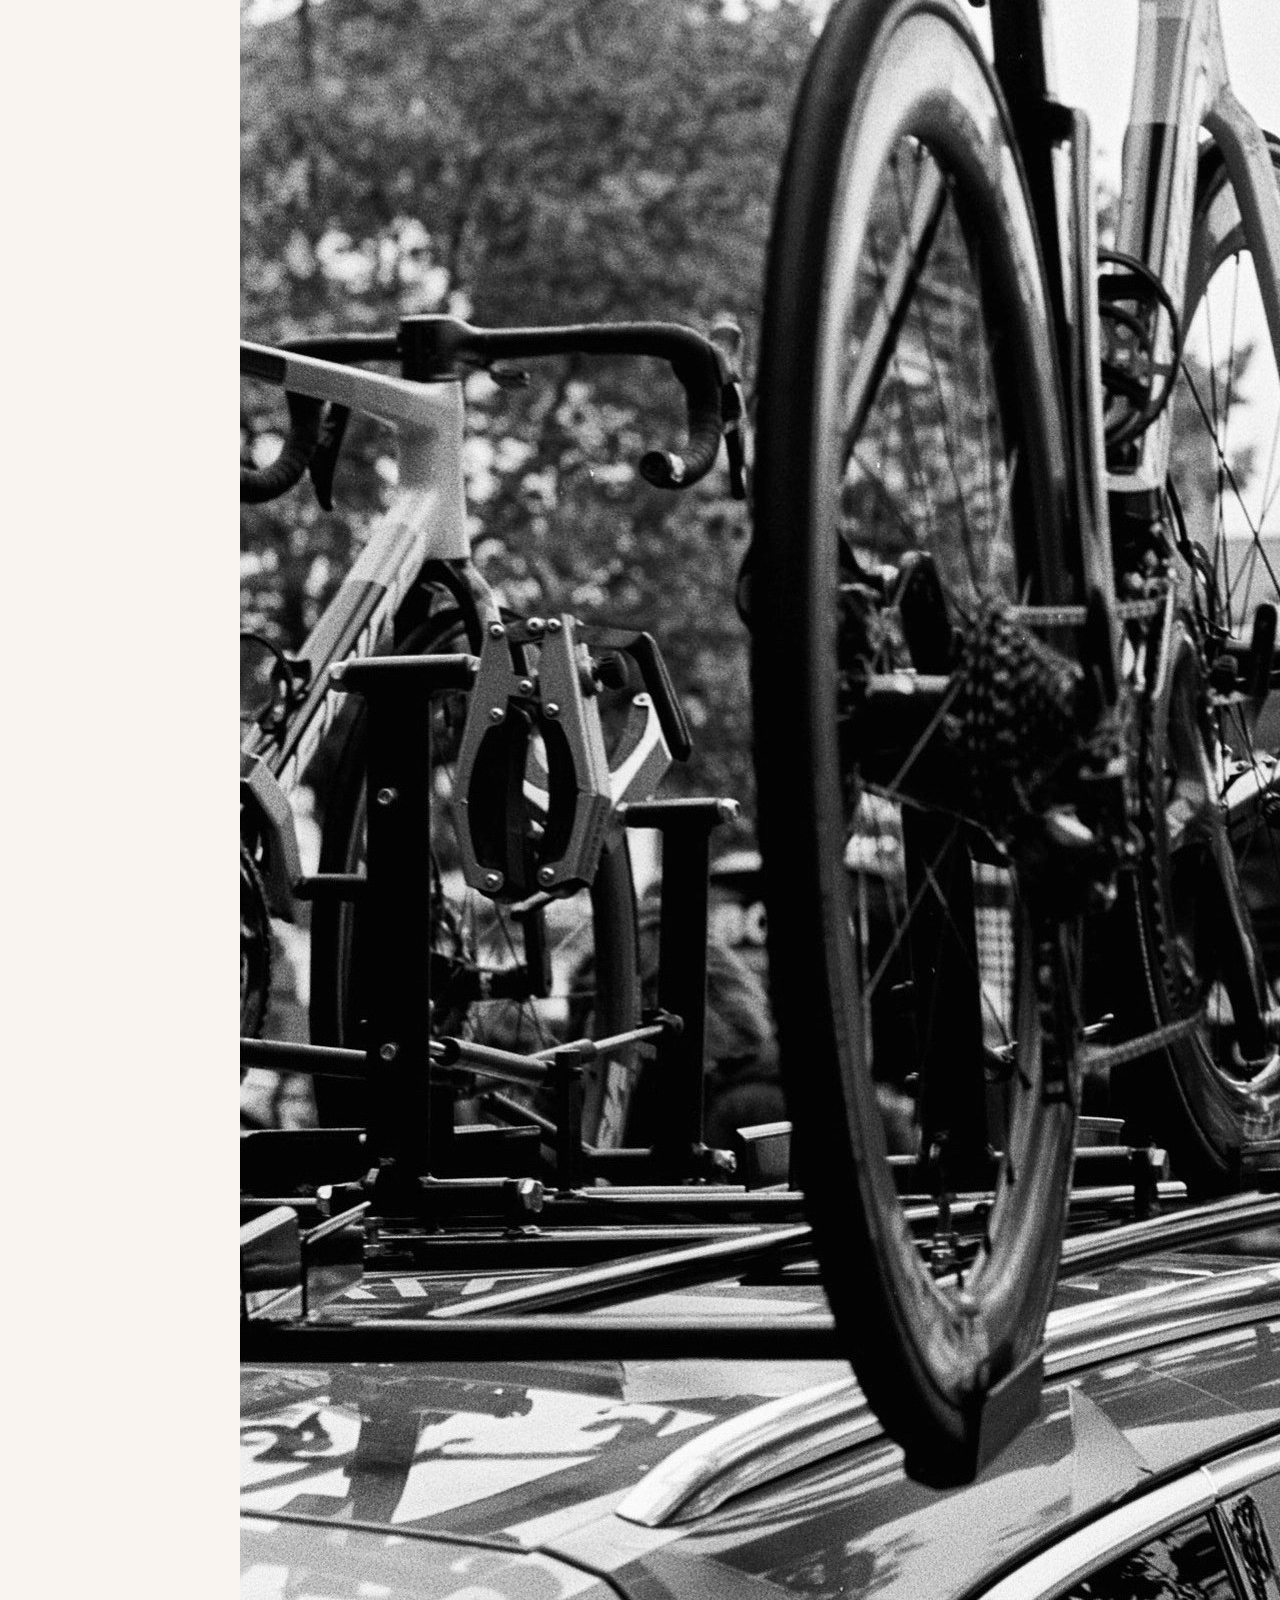
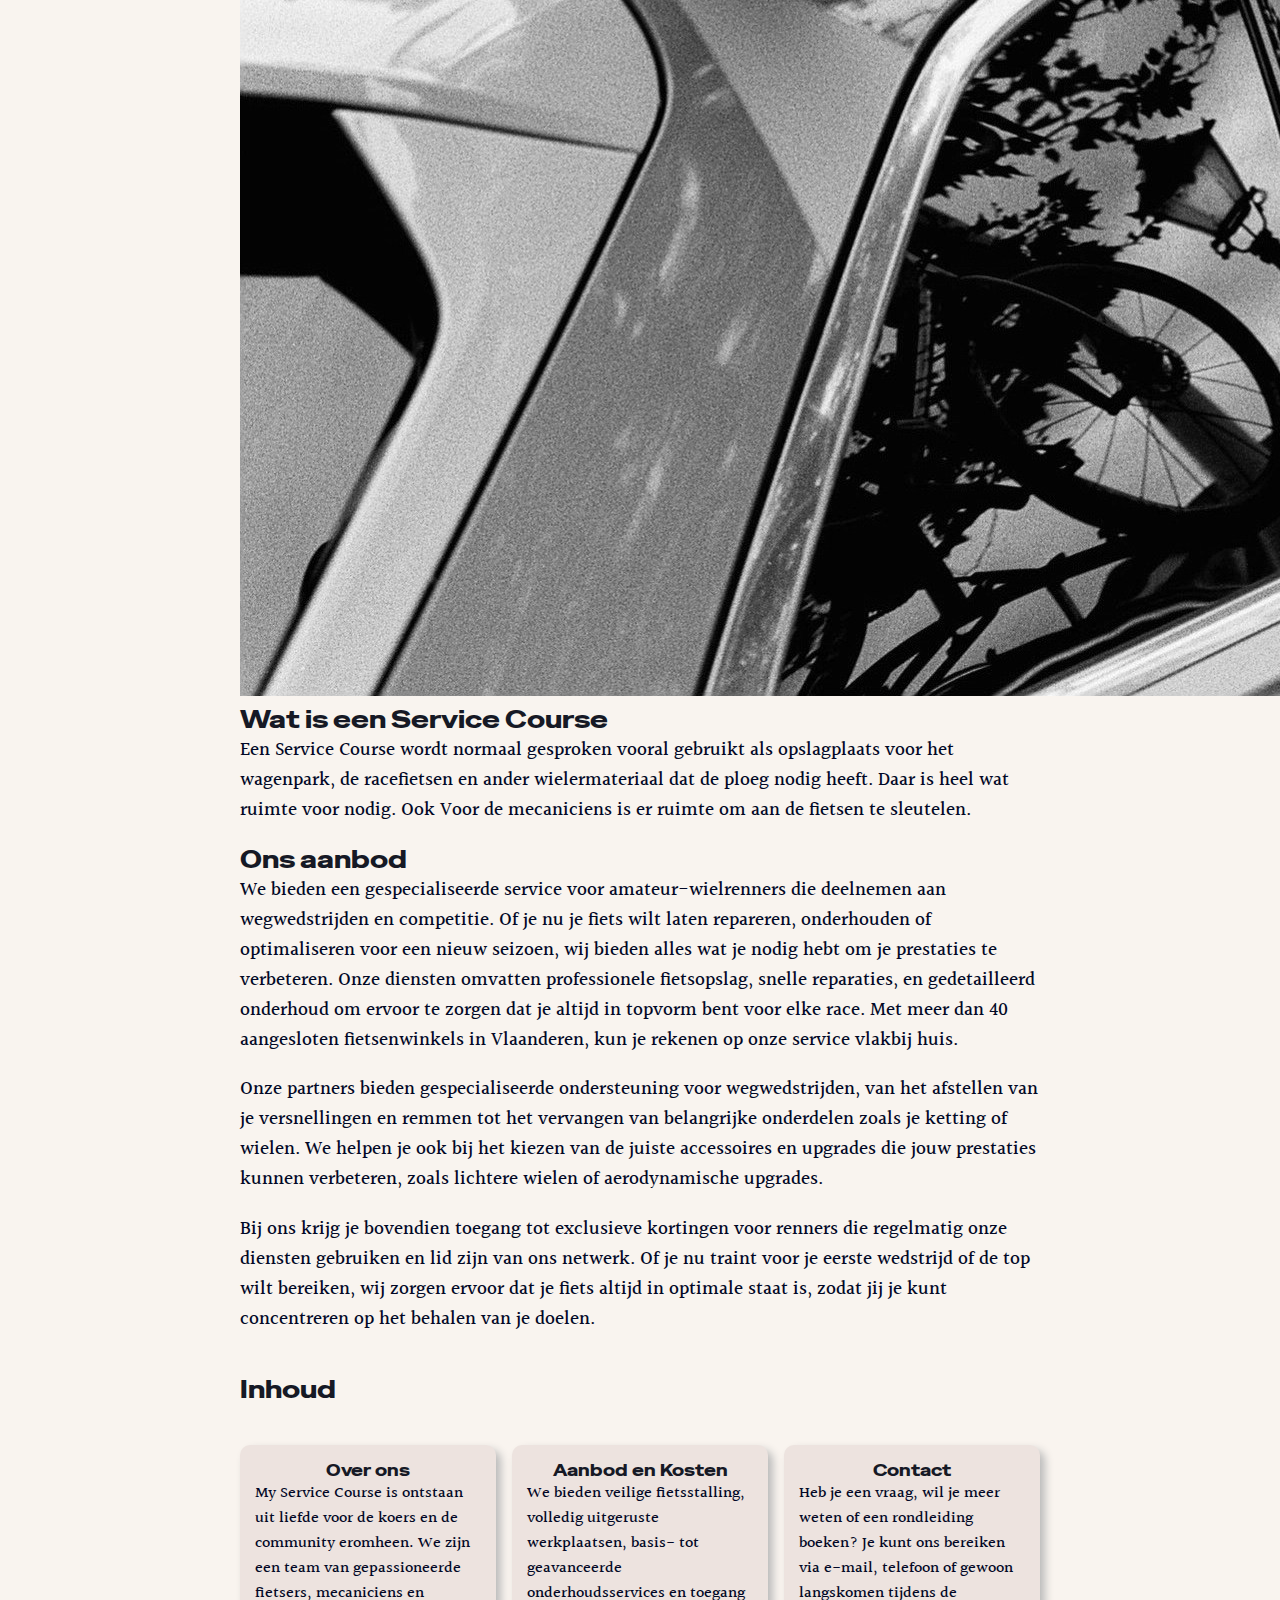
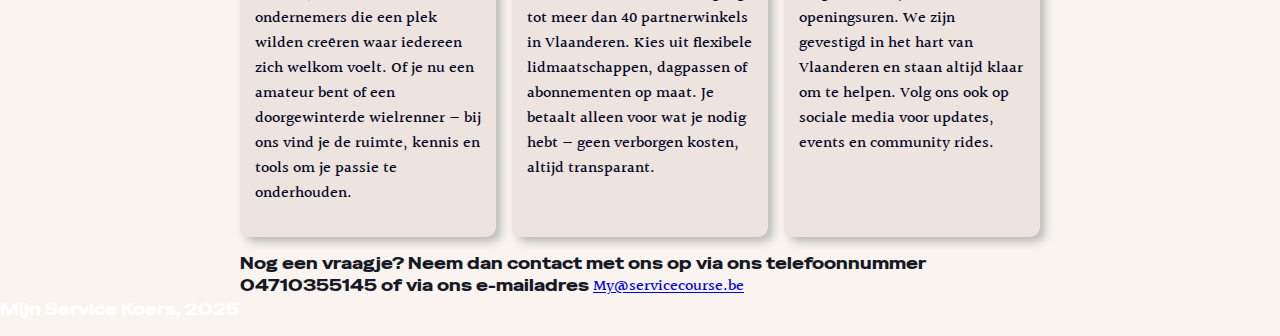
<file: Site_spec.html>
<!DOCTYPE html>
<html lang="nl">

<head>
    <meta charset="UTF-8">
    <meta name="viewport" content="width=device-width, initial-scale=1.0">
    <title>My Service Course</title>
    <link rel="stylesheet" href="stylesheet.css">

</head>

<body>
<header>

    <nav>

        <ul class="navbar">
            <li class="logo"><img src="img/Logo.png" alt="My Service Course Logo" width="255" height="142"></li>
            <li class="container-items"><a href="Aanbod.html">Aanbod en Kosten</a></li>
            <li class="container-items"><a href="Over_ons.html">Over Ons</a></li>
            <li class="container-items"><a href="Contact.html">Contact</a></li>
        </ul>
    </nav>

</header>

    <Main>
        <h1>Site specificatie</h1>
        <img id="koers-service" src="img/Koers-service.jpg" alt="Foto over ons service">
        <h2>Wat is een Service Course</h2>
        <p>Een Service Course wordt normaal gesproken vooral gebruikt als opslagplaats voor het wagenpark,
            de racefietsen en ander wielermateriaal dat de ploeg nodig heeft. Daar is heel wat ruimte voor nodig.
            Ook Voor de mecaniciens is er ruimte om aan de fietsen te sleutelen.
        </p>

        <h2>Ons aanbod</h2>
        <p>
            We bieden een gespecialiseerde service voor amateur-wielrenners die deelnemen aan wegwedstrijden en
            competitie. Of je nu je fiets wilt laten repareren, onderhouden of optimaliseren voor een nieuw seizoen, wij
            bieden alles wat je nodig hebt om je prestaties te verbeteren.

            Onze diensten omvatten professionele fietsopslag, snelle reparaties, en gedetailleerd onderhoud om ervoor te
            zorgen dat je altijd in topvorm bent voor elke race. Met meer dan 40 aangesloten fietsenwinkels in
            Vlaanderen, kun je rekenen op onze service vlakbij huis.
        </p>
        <p>
            Onze partners bieden gespecialiseerde ondersteuning voor wegwedstrijden, van het afstellen van je
            versnellingen en remmen tot het vervangen van belangrijke onderdelen zoals je ketting of wielen. We helpen
            je ook bij het kiezen van de juiste accessoires en upgrades die jouw prestaties kunnen verbeteren, zoals
            lichtere wielen of aerodynamische upgrades.</p>
        <p>
            Bij ons krijg je bovendien toegang tot exclusieve kortingen voor renners die regelmatig onze diensten
            gebruiken en lid zijn van ons netwerk. Of je nu traint voor je eerste wedstrijd of de top wilt bereiken, wij
            zorgen ervoor dat je fiets altijd in optimale staat is, zodat jij je kunt concentreren op het behalen van je
            doelen.
        </p>

        <h2 class="inhoud">Inhoud</h2>

        <div class="box">
            <article>
                <h4>Over ons</h4>
                <p>
                    My Service Course is ontstaan uit liefde voor de koers en de community eromheen.
                    We zijn een team van gepassioneerde fietsers, mecaniciens en ondernemers die een plek wilden creëren
                    waar iedereen zich welkom voelt.
                    Of je nu een amateur bent of een doorgewinterde wielrenner — bij ons vind je de ruimte, kennis en
                    tools om je passie te onderhouden.
                </p>
            </article>

            <article>
                <h4>Aanbod en Kosten</h4>
                <p>
                    We bieden veilige fietsstalling, volledig uitgeruste werkplaatsen, basis- tot geavanceerde
                    onderhoudsservices en toegang tot meer dan 40 partnerwinkels in Vlaanderen.
                    Kies uit flexibele lidmaatschappen, dagpassen of abonnementen op maat.
                    Je betaalt alleen voor wat je nodig hebt — geen verborgen kosten, altijd transparant.
                </p>
            </article>

            <article>
                <h4>Contact</h4>
                <p>
                    Heb je een vraag, wil je meer weten of een rondleiding boeken?
                    Je kunt ons bereiken via e-mail, telefoon of gewoon langskomen tijdens de openingsuren.
                    We zijn gevestigd in het hart van Vlaanderen en staan altijd klaar om te helpen.
                    Volg ons ook op sociale media voor updates, events en community rides.
                </p>
            </article>
        </div>

        <h4 id="inhoud">Nog een vraagje? Neem dan contact met ons op via ons telefoonnummer 04710355145 of via ons
            e-mailadres <a href="mailto:My@servicecourse.be">My@servicecourse.be</a></h4>


    </Main>

<footer>
    <p>Mijn Service Koers, 2025</p>
</footer>


</body>

</html>
</file>
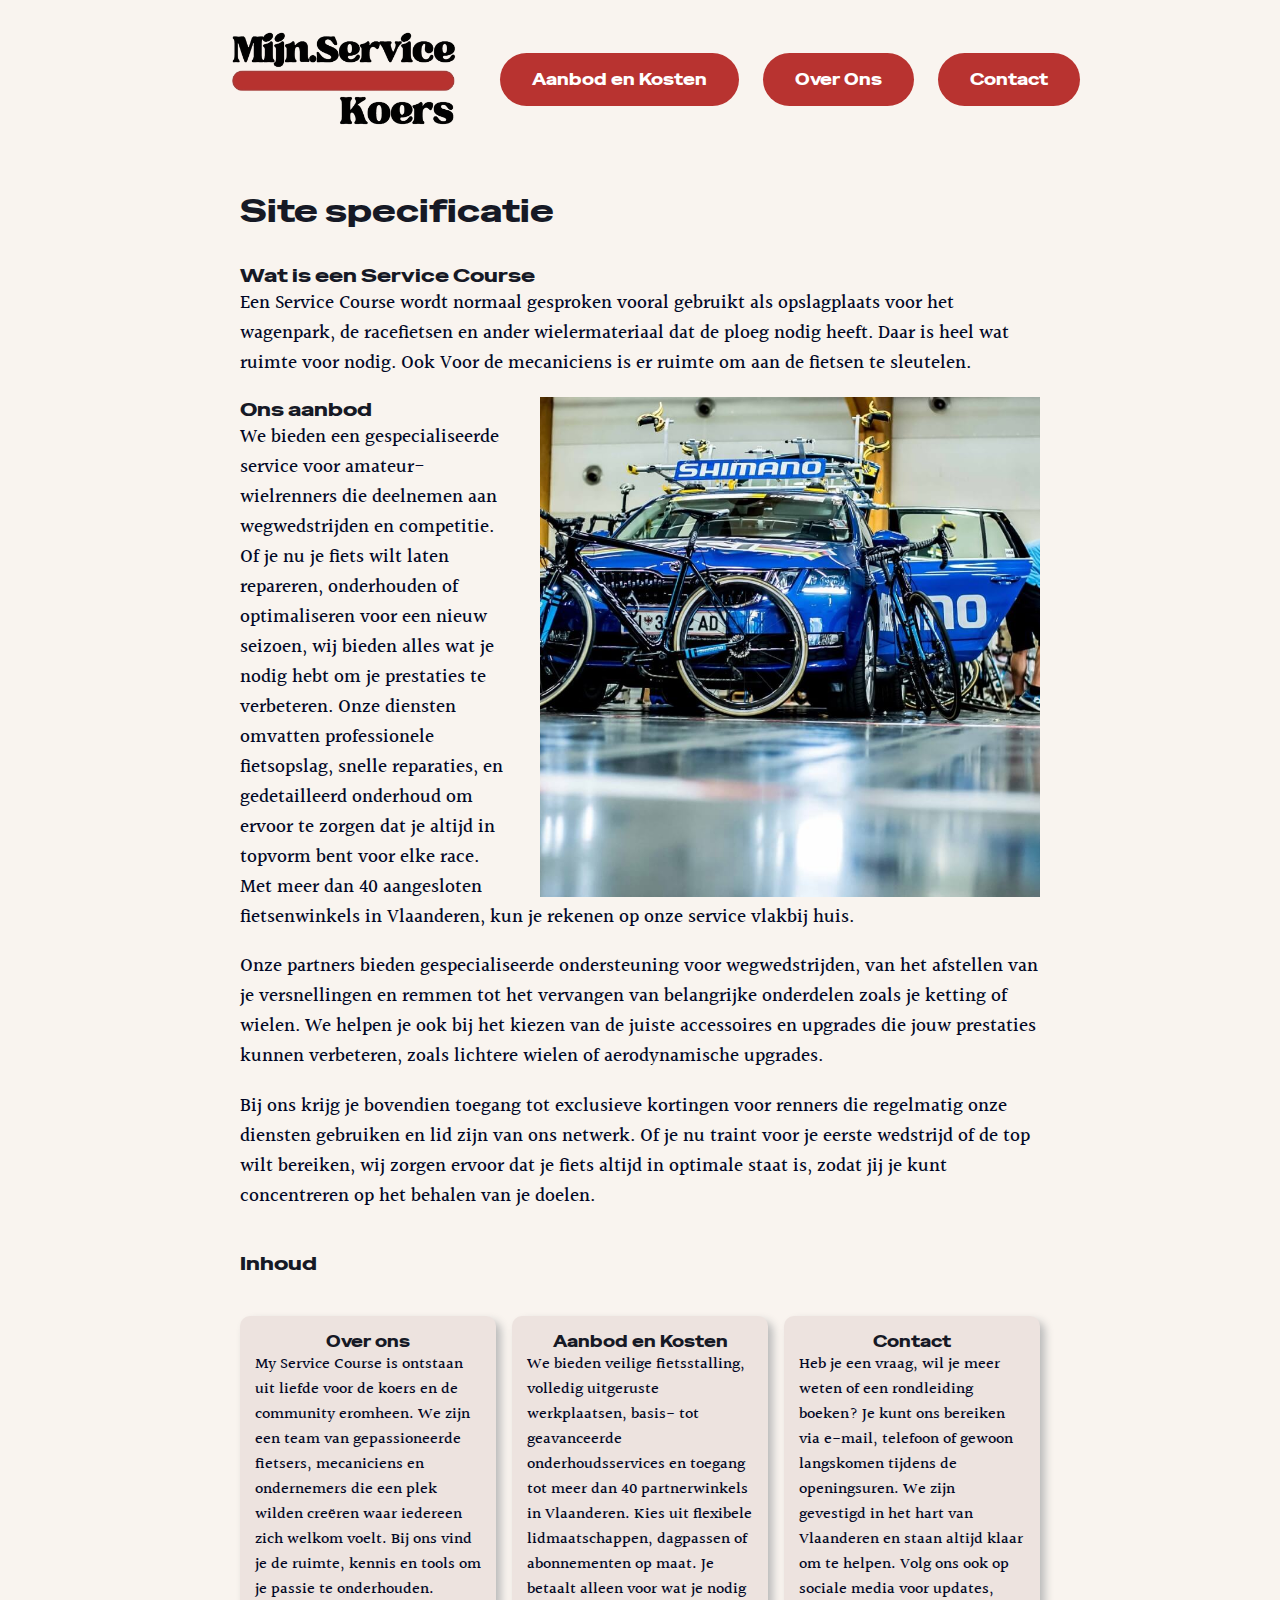
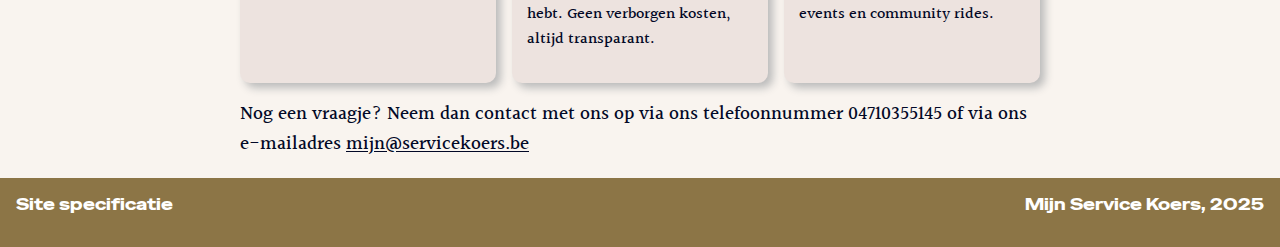
<file: site_spec.html>
<!DOCTYPE html>
<html lang="nl">

<head>
    <meta charset="UTF-8">
    <meta name="viewport" content="width=device-width, initial-scale=1.0">
    <title>Mijn Service Course – Site specificaties</title>
    <link rel="stylesheet" href="stylesheet.css">
    <link rel="icon" href="img/favicon.ico" type="image/x-icon">

</head>

<body>
<header>

    <nav>

        <ul class="navbar">
            <li class="logo"><a href="index.html"><img src="img/logo.png" alt="My Service Course Logo" width="495" height="272"></a></li>
            <li class="container-items"><a href="aanbod.html">Aanbod en Kosten</a></li>
            <li class="container-items"><a href="over_ons.html">Over Ons</a></li>
            <li class="container-items"><a href="contact.html">Contact</a></li>
        </ul>
    </nav>

</header>

    <main>
        <h1>Site specificatie</h1>

        <h3>Wat is een Service Course</h3>
        <p>Een Service Course wordt normaal gesproken vooral gebruikt als opslagplaats voor het wagenpark,
            de racefietsen en ander wielermateriaal dat de ploeg nodig heeft. Daar is heel wat ruimte voor nodig.
            Ook Voor de mecaniciens is er ruimte om aan de fietsen te sleutelen.
        </p>
        <img class="site-spec" src="img/site-spec.jpg" alt="Foto over ons service">
        <h3>Ons aanbod</h3>
        <p>
            We bieden een gespecialiseerde service voor amateur-wielrenners die deelnemen aan wegwedstrijden en
            competitie. Of je nu je fiets wilt laten repareren, onderhouden of optimaliseren voor een nieuw seizoen, wij
            bieden alles wat je nodig hebt om je prestaties te verbeteren.

            Onze diensten omvatten professionele fietsopslag, snelle reparaties, en gedetailleerd onderhoud om ervoor te
            zorgen dat je altijd in topvorm bent voor elke race. Met meer dan 40 aangesloten fietsenwinkels in
            Vlaanderen, kun je rekenen op onze service vlakbij huis.
        </p>
        <p>
            Onze partners bieden gespecialiseerde ondersteuning voor wegwedstrijden, van het afstellen van je
            versnellingen en remmen tot het vervangen van belangrijke onderdelen zoals je ketting of wielen. We helpen
            je ook bij het kiezen van de juiste accessoires en upgrades die jouw prestaties kunnen verbeteren, zoals
            lichtere wielen of aerodynamische upgrades.</p>
        <p>
            Bij ons krijg je bovendien toegang tot exclusieve kortingen voor renners die regelmatig onze diensten
            gebruiken en lid zijn van ons netwerk. Of je nu traint voor je eerste wedstrijd of de top wilt bereiken, wij
            zorgen ervoor dat je fiets altijd in optimale staat is, zodat jij je kunt concentreren op het behalen van je
            doelen.
        </p>

        <h3 class="inhoud">Inhoud</h3>

        <div class="box">
            <article>
                <h4>Over ons</h4>
                <p>
                    My Service Course is ontstaan uit liefde voor de koers en de community eromheen.
                    We zijn een team van gepassioneerde fietsers, mecaniciens en ondernemers die een plek wilden creëren
                    waar iedereen zich welkom voelt.
                Bij ons vind je de ruimte, kennis en tools om je passie te onderhouden.
                </p>
            </article>

            <article>
                <h4>Aanbod en Kosten</h4>
                <p>
                    We bieden veilige fietsstalling, volledig uitgeruste werkplaatsen, basis- tot geavanceerde
                    onderhoudsservices en toegang tot meer dan 40 partnerwinkels in Vlaanderen.
                    Kies uit flexibele lidmaatschappen, dagpassen of abonnementen op maat.
                    Je betaalt alleen voor wat je nodig hebt. Geen verborgen kosten, altijd transparant.
                </p>
            </article>

            <article>
                <h4>Contact</h4>
                <p>
                    Heb je een vraag, wil je meer weten of een rondleiding boeken?
                    Je kunt ons bereiken via e-mail, telefoon of gewoon langskomen tijdens de openingsuren.
                    We zijn gevestigd in het hart van Vlaanderen en staan altijd klaar om te helpen.
                    Volg ons ook op sociale media voor updates, events en community rides.
                </p>
            </article>
        </div>

        <p id="inhoud">Nog een vraagje? Neem dan contact met ons op via ons telefoonnummer 04710355145 of via ons
            e-mailadres <a href="mailto:mijn@servicekoers.be">mijn@servicekoers.be</a></p>


    </main>

<footer>
     <div class="footer">
         <a class='footer-link' href="site_spec.html">Site specificatie</a>
    <p>Mijn Service Koers, 2025</p>
     </div>

</footer>

</body>

</html>
</file>
<file: stylesheet.css>
@import url('https://fonts.googleapis.com/css2?family=Halant:wght@300;400;500;600;700&family=Special+Gothic+Expanded+One&display=swap');

* {
    margin: 0;
    padding: 0;
    font-family: 'Halant', serif;
    font-weight: 500;
}

body {
    color: #161925;
    background-color: #f9f4ef;
    overflow-x: hidden;
    display: grid;
    grid-template-rows: 1fr auto;
    min-height: 100vh;
    max-width: 100%;
}

h1,h2,h3,h4,h5,h6, .navbar a {
    font-family: "Special Gothic Expanded One", sans-serif;
}

/* header */

header {
  margin-inline: 5%;
}

/* navbar */
header img {
    max-width: 275px;
    height: 150px;
}

.navbar {
    list-style: none;
    display: grid;
    border-radius: 10px;
    width: 100%;
    align-items: center;
    justify-items: center;
    grid-gap: 1.5rem;
    justify-content: center;
}

.navbar > li:not(.logo) {
    background-color: #b83330;
    border-radius: 30px;
    text-align: center;
    display: flex;
    justify-content: center;
    align-items: center;
    padding: 1rem 2rem;
}

.navbar a {
    text-decoration: none;
    color: white;
    font-weight: 100;
    font-size: 1rem;
}

.navbar > li:not(.logo):hover {
    background-color: #020826;
}

#current {
    background-color: #020826;
    box-shadow:2px 2px 5px #bbb;
}

/* Teksten */

p, p a {
    margin-bottom: 1em;
    color: #020826;
    font-size: 1.2rem;
}

h1 {
    margin-block: 1em;
}

article {
    padding-block: 1em;
}


/* Aanbod en kosten */

#Aanbod {
    padding: 1em;
}

.koers-service {
    width: min(100%, 400px);
    object-fit: cover;
    aspect-ratio: 1 / 1;
    float: right;
    margin-left: 2rem;
    margin-block: 1rem;
    height: auto;
}

/* Over ons*/

.over-ons-foto {
    width: min(100%, 400px);
    float: right;
    margin-left: 2rem;
}

/* Index */

.index-foto {
    max-width: min(100%, 500px);
    aspect-ratio: 1 / 1;
    object-fit: cover;
    float: right;
    margin-left: 2rem;
}

ol {
    margin-inline: 1rem;
}
.li-index {
    font-size: 1.2rem;
}

/* Contact */

#foto-contact {
    max-width: min(100%, 500px);
    aspect-ratio: 1 / 1;
    object-fit: cover;
    min-height: 200px;
    margin-left: 2rem;
    margin-bottom: 2rem;
    float: right;
}

#map-partners {
    float: left;
    width: 100%;
}


/* site spec */

.site-spec {
    aspect-ratio: 1 / 1;
    object-fit: cover;
    float: right;
    width: min(500px, 100%);
    margin-left: 2rem;
}

.inhoud {
    clear: both;
    margin-top: 5%;
    margin-bottom: 5%;
}

/* BOX */

.box {
    display: flex;
    justify-content: space-evenly;
    flex-wrap: wrap;
    flex-flow: row;
    column-gap: 1rem;
    row-gap: 2rem;
    clear: right;
    border-width: 3px;
    margin-block: 1em;
}

.box article {
    flex: 1;
    background-color: #ede3df;
    text-align: center;
    padding: 15px;
    border-radius: 10px;
    box-shadow: 5px 5px 8px #bbb;
}

.box article h5 {
    text-align: center;
    font-size: 1rem;
    padding-block: .75em;
}

.box article p {
    text-align: left;
    font-size: 1rem;
}

.box article ul {
    text-align: left;
    list-style: disc;
    padding-inline: 1rem;
}

.box article li {
    font-size: 1rem;
    font-weight: 650;
    font-family: 'Halant', serif;
}


/* footer */


.footer {
    display: flex;
    text-align: right;
    justify-content: space-between;
    background-color: #8c7546;
    color: white;
    padding: 1rem;
    font-size: 1rem;
}

footer a, footer p {
    color: white;
    font-size: 1rem;
    font-family: 'Special Gothic Expanded One', sans-serif;
    text-decoration: none;
}

.footer-link {
    text-align: left;
}

/*  RWD */

@media (min-width: 1000px) {
    main {
        margin-inline: auto;
        max-width: 50em;
        width: auto;
        padding-inline: 1rem;
    }

    .navbar {
        display: grid;
        grid-auto-flow: column;
    }

    .navbar a {
        font-size: 1rem;
        text-wrap: nowrap;
    }
}

@media (min-width: 700px) and (max-width: 999px) {



    main {
        margin-inline: 5%;
        margin-bottom: 2rem;
    }

    header {
        width: 90%;
    }

    .logo img {
        width: 230px;
        height: auto;
    }

    .navbar {
        display: grid;
        list-style: none;
        grid-auto-flow: column;
        grid-template-columns: 1fr 1fr 1fr 1fr;
        gap: 1rem;
    }

    .navbar a {
        font-size: 10px;
        text-wrap: nowrap;
    }

    .box {
        display: flex;
        flex-flow: column;
        width: 100%
    }

    .box article {
        width: 60%;
        flex: 1;
        align-self: center;
    }

    p, h1, h2, h3, h4, h5, h6 {
        clear: both;
    }
    main img {
        min-width: min(999px, 100%);
        height: auto;
        margin-block: 1rem;

    }
}

@media (max-width: 699px) {

    header {
        margin-inline: 5%;
    }

    main {
        margin-inline: 5%;
        margin-bottom: 2rem;
        clear: both;
    }

    .navbar {
        display: grid;
        grid-auto-flow: row;
        justify-content: center;
    }

    .navbar li {
        justify-content: center;
        width: 100%;

    }

    .box {
        display: flex;
        flex-flow: column;
        width: 100%;
    }

    p, h1, h2, h3, h4, h5, h6 {
        clear: both;
    }

    main img {
        min-width: min(699px, 100%);
        height: auto;
        margin-block: 1rem;
    }
}
</file>
